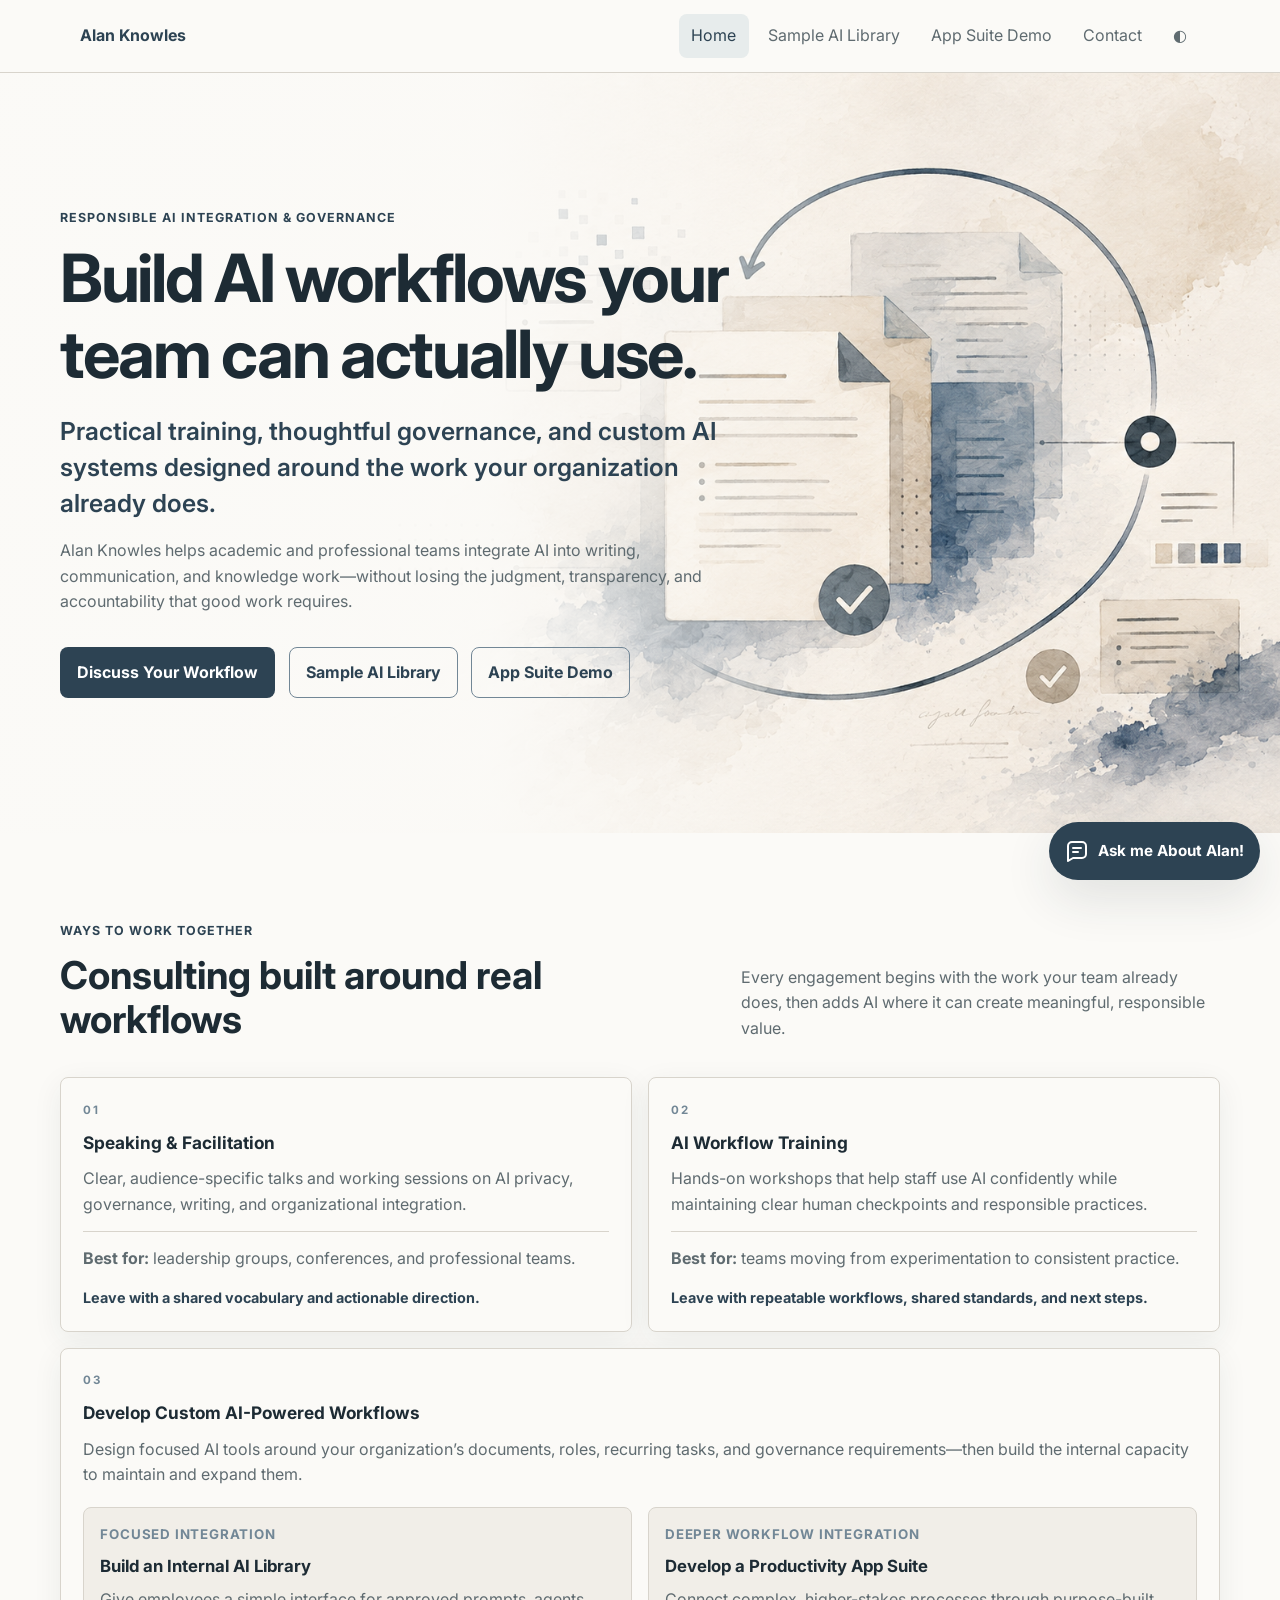
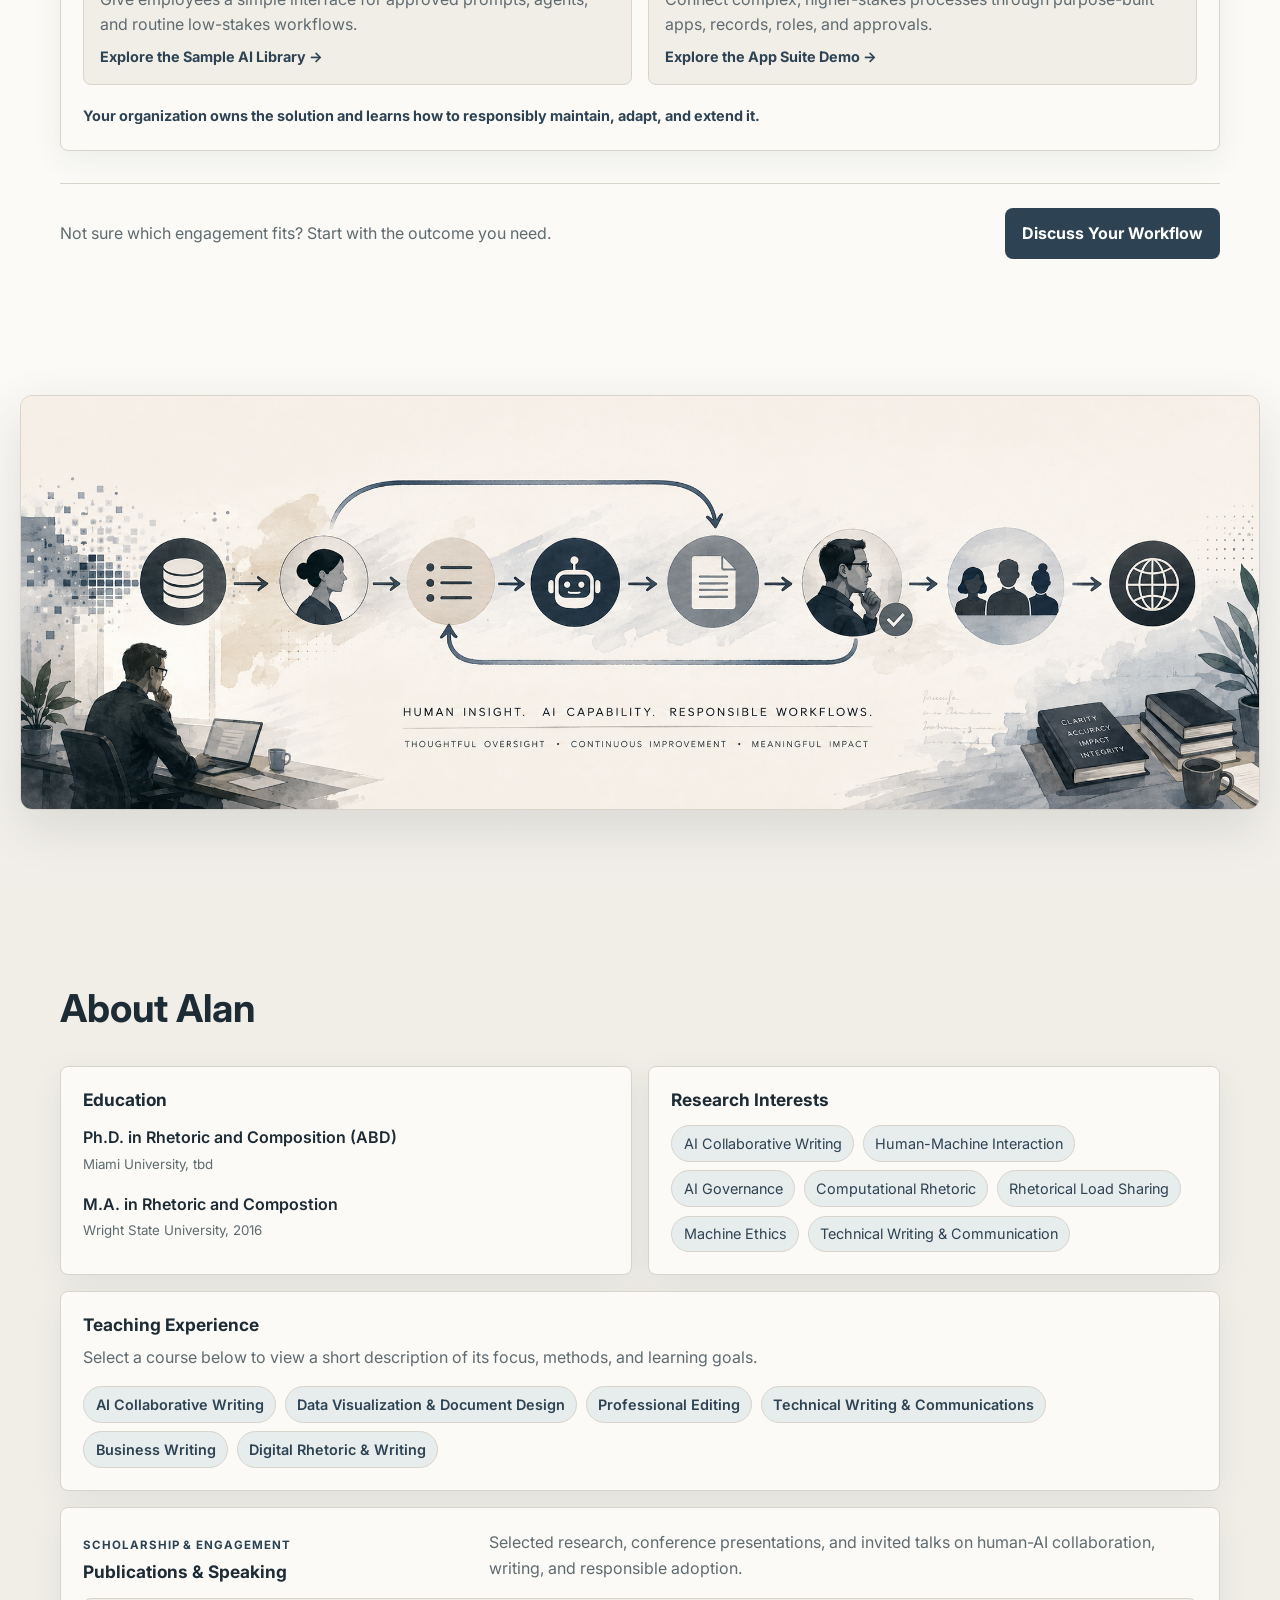
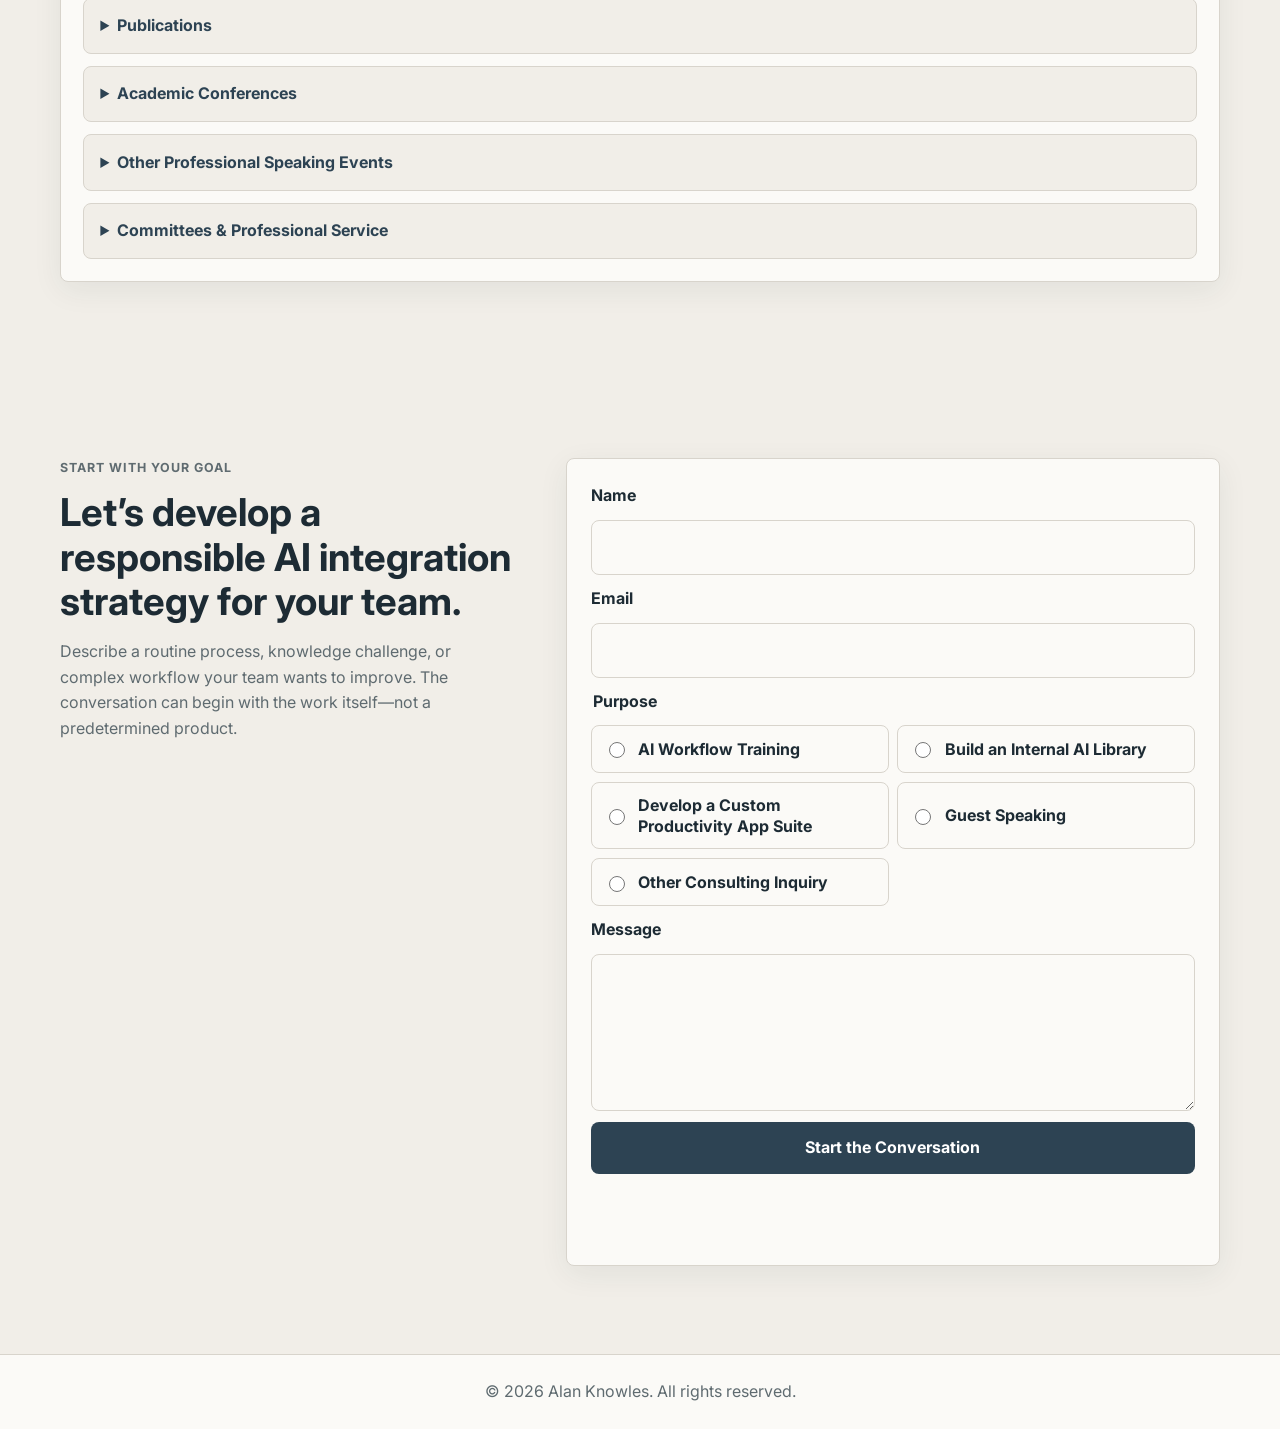
<file: index.html>
<!DOCTYPE html>
<html lang="en">
  <head>
    <meta charset="UTF-8" />
    <meta name="viewport" content="width=device-width, initial-scale=1.0" />
    <meta
      name="description"
      content="Alan Knowles helps academic and professional teams build responsible AI workflows for writing, communication, and knowledge work."
    />
    <title>Alan Knowles | Responsible AI Workflow Consultant</title>
    <link rel="preconnect" href="https://fonts.googleapis.com" />
    <link rel="preconnect" href="https://fonts.gstatic.com" crossorigin />
    <link
      href="https://fonts.googleapis.com/css2?family=Inter:wght@400;500;600;700&display=swap"
      rel="stylesheet"
    />
    <link rel="stylesheet" href="styles.css?v=20260924-2" />
  </head>
  <body>
    <a class="skip-link" href="#main-content">Skip to main content</a>

    <header class="site-header">
      <nav class="nav-shell" aria-label="Primary navigation">
        <a class="brand" href="index.html" aria-label="Alan Knowles home">
          Alan Knowles
        </a>
        <button
          class="nav-toggle"
          type="button"
          aria-controls="primary-menu"
          aria-expanded="false"
          aria-label="Toggle navigation menu"
        >
          <span></span>
          <span></span>
          <span></span>
        </button>
        <div class="nav-links" id="primary-menu">
          <a href="index.html" aria-current="page">Home</a>
          <a href="library.html">Sample AI Library</a>
          <a href="app-suite.html">App Suite Demo</a>
          <a href="#contact">Contact</a>
          <button class="theme-toggle" type="button" aria-label="Toggle dark mode">
            <span aria-hidden="true">◐</span>
          </button>
        </div>
      </nav>
    </header>

    <main id="main-content">
      <section class="hero section">
        <img
          class="hero-art"
          src="assets/responsible-ai-workflow-hero.png"
          alt=""
          width="1672"
          height="941"
          fetchpriority="high"
        />
        <div class="section-inner hero-grid">
          <div class="hero-copy">
            <p class="eyebrow">Responsible AI Integration &amp; Governance</p>
            <h1>Build AI workflows your team can actually use.</h1>
            <p class="hero-subtitle">
              Practical training, thoughtful governance, and custom AI systems
              designed around the work your organization already does.
            </p>
            <p class="summary">
              Alan Knowles helps academic and professional teams integrate AI
              into writing, communication, and knowledge work—without losing
              the judgment, transparency, and accountability that good work requires.
            </p>
            <div class="button-row" aria-label="Primary actions">
              <a class="button button-primary" href="#contact">
                Discuss Your Workflow
              </a>
              <a class="button button-secondary" href="library.html">
                Sample AI Library
              </a>
              <a class="button button-secondary" href="app-suite.html">
                App Suite Demo
              </a>
            </div>
          </div>
        </div>
      </section>

      <section class="section services-section" aria-labelledby="services-heading">
        <div class="section-inner">
          <div class="section-heading services-heading">
            <div>
              <p class="eyebrow">Ways to work together</p>
              <h2 id="services-heading">Consulting built around real workflows</h2>
            </div>
            <p>
              Every engagement begins with the work your team already does,
              then adds AI where it can create meaningful, responsible value.
            </p>
          </div>

          <div class="service-grid">
            <article class="service-card">
              <p class="service-number" aria-hidden="true">01</p>
              <h3>Speaking &amp; Facilitation</h3>
              <p>
                Clear, audience-specific talks and working sessions on AI privacy,
                governance, writing, and organizational integration.
              </p>
              <p class="service-fit"><strong>Best for:</strong> leadership groups, conferences, and professional teams.</p>
              <p class="service-outcome">Leave with a shared vocabulary and actionable direction.</p>
            </article>
            <article class="service-card">
              <p class="service-number" aria-hidden="true">02</p>
              <h3>AI Workflow Training</h3>
              <p>
                Hands-on workshops that help staff use AI confidently while
                maintaining clear human checkpoints and responsible practices.
              </p>
              <p class="service-fit"><strong>Best for:</strong> teams moving from experimentation to consistent practice.</p>
              <p class="service-outcome">Leave with repeatable workflows, shared standards, and next steps.</p>
            </article>
            <article class="service-card service-card-wide">
              <p class="service-number" aria-hidden="true">03</p>
              <h3>Develop Custom AI-Powered Workflows</h3>
              <p>
                Design focused AI tools around your organization’s documents,
                roles, recurring tasks, and governance requirements—then build
                the internal capacity to maintain and expand them.
              </p>
              <div class="engagement-paths">
                <a href="library.html"><small>Focused integration</small><strong>Build an Internal AI Library</strong><span>Give employees a simple interface for approved prompts, agents, and routine low-stakes workflows.</span><em>Explore the Sample AI Library →</em></a>
                <a href="app-suite.html"><small>Deeper workflow integration</small><strong>Develop a Productivity App Suite</strong><span>Connect complex, higher-stakes processes through purpose-built apps, records, roles, and approvals.</span><em>Explore the App Suite Demo →</em></a>
              </div>
              <p class="service-outcome">Your organization owns the solution and learns how to responsibly maintain, adapt, and extend it.</p>
            </article>
          </div>

          <div class="services-cta">
            <p>Not sure which engagement fits? Start with the outcome you need.</p>
            <a class="button button-primary" href="#contact">Discuss Your Workflow</a>
          </div>
        </div>
      </section>

      <section class="workflow-feature" aria-label="Human-AI workflow">
        <div class="workflow-feature-inner">
          <figure class="workflow-banner">
            <img
              src="assets/human-ai-workflow-banner.png"
              alt="An illustrated human-AI workflow moving from data and human judgment through prompting, AI assistance, review, collaboration, and publication"
              width="2172"
              height="724"
              loading="lazy"
            />
          </figure>
        </div>
      </section>

      <section class="section section-muted" aria-labelledby="cv-heading">
        <div class="section-inner">
          <div class="section-heading">
            <h2 id="cv-heading">About Alan</h2>
          </div>

          <div class="cv-grid">
            <article class="cv-block">
              <h3>Education</h3>
              <ul class="detail-list">
                <li>
                  <span>Ph.D. in Rhetoric and Composition (ABD)</span>
                  <small>Miami University, tbd</small>
                </li>
                <li>
                  <span>M.A. in Rhetoric and Compostion</span>
                  <small>Wright State University, 2016</small>
                </li>
              </ul>
            </article>

            <article class="cv-block">
              <h3>Research Interests</h3>
              <ul class="tag-list" aria-label="Research interests">
                <li>AI Collaborative Writing</li>
                <li>Human-Machine Interaction</li>
                <li>AI Governance</li>
                <li>Computational Rhetoric</li>
                <li>Rhetorical Load Sharing</li>
                <li>Machine Ethics</li>
                <li>Technical Writing &amp; Communication</li>
              </ul>
            </article>

            <article class="cv-block cv-block-wide">
              <h3>Teaching Experience</h3>
              <p class="teaching-helper">
                Select a course below to view a short description of its focus,
                methods, and learning goals.
              </p>
              <ul class="tag-list teaching-list" aria-label="Teaching experience courses">
                <li>
                  <button
                    class="teaching-button"
                    type="button"
                    aria-expanded="false"
                    aria-controls="teaching-description"
                    data-title="AI Collaborative Writing"
                    data-description="A course focused on human-AI writing partnerships, prompt design, revision accountability, and transparent documentation of AI-assisted composing decisions."
                  >
                    AI Collaborative Writing
                  </button>
                </li>
                <li>
                  <button
                    class="teaching-button"
                    type="button"
                    aria-expanded="false"
                    aria-controls="teaching-description"
                    data-title="Data Visualization &amp; Document Design"
                    data-description="A course that teaches students to turn complex information into clear visual arguments through charts, layout systems, typography, and reader-centered document design."
                  >
                    Data Visualization &amp; Document Design
                  </button>
                </li>
                <li>
                  <button
                    class="teaching-button"
                    type="button"
                    aria-expanded="false"
                    aria-controls="teaching-description"
                    data-title="Professional Editing"
                    data-description="A course in substantive editing, copyediting, style systems, editorial judgment, and collaborative revision for professional and technical documents."
                  >
                    Professional Editing
                  </button>
                </li>
                <li>
                  <button
                    class="teaching-button"
                    type="button"
                    aria-expanded="false"
                    aria-controls="teaching-description"
                    data-title="Technical Writing &amp; Communications"
                    data-description="A course covering workplace genres such as instructions, reports, proposals, usability documents, and technical explanations for specific audiences."
                  >
                    Technical Writing &amp; Communications
                  </button>
                </li>
                <li>
                  <button
                    class="teaching-button"
                    type="button"
                    aria-expanded="false"
                    aria-controls="teaching-description"
                    data-title="Business Writing"
                    data-description="A course emphasizing concise, audience-aware professional communication across memos, correspondence, reports, presentations, and collaborative workplace writing."
                  >
                    Business Writing
                  </button>
                </li>
                <li>
                  <button
                    class="teaching-button"
                    type="button"
                    aria-expanded="false"
                    aria-controls="teaching-description"
                    data-title="Digital Rhetoric &amp; Writing"
                    data-description="A course that examines how writing circulates through digital platforms, interfaces, multimodal texts, and networked rhetorical situations."
                  >
                    Digital Rhetoric &amp; Writing
                  </button>
                </li>
              </ul>
              <div
                class="thought-bubble"
                id="teaching-description"
                role="status"
                aria-live="polite"
                hidden
              >
                <h4 id="teaching-description-title"></h4>
                <p id="teaching-description-text"></p>
              </div>
            </article>

            <article class="cv-block cv-block-wide credentials-block">
              <div class="credential-heading">
                <div>
                  <p class="credential-kicker">Scholarship &amp; engagement</p>
                  <h3>Publications &amp; Speaking</h3>
                </div>
                <p>
                  Selected research, conference presentations, and invited talks
                  on human-AI collaboration, writing, and responsible adoption.
                </p>
              </div>
              <div class="credentials-list">
                <details>
                  <summary>Publications</summary>
                  <ul class="detail-list">
                    <li>
                      <span>“Machine-in-the-Loop Writing: Optimizing the Rhetorical Load”</span>
                      <small>Computers and Composition, 71, 102826, 2024</small>
                    </li>
                    <li>
                      <span>“Rhetorical Analysis of Predictive LLMs”</span>
                      <small>In A. Vee, T. Laquintano, &amp; C. Schnitzler (Eds.), TextGenEd: Teaching with Generation Technologies, WAC Clearinghouse, 2023</small>
                    </li>
                    <li>
                      <span>“Human-AI Collaborative Writing: Sharing the Rhetorical Task Load”</span>
                      <small>IEEE International Professional Communication Conference (ProComm), pp. 257–261, 2022</small>
                    </li>
                    <li>
                      <span>“Human-AI Teaming: Cases and Considerations for Professional Communicators”</span>
                      <small>With Ann Hill Duin, Heidi A. McKee, Isabel Pedersen, and James E. Porter; IEEE International Professional Communication Conference (ProComm), pp. 201–202, 2022</small>
                    </li>
                  </ul>
                </details>
                <details>
                  <summary>Academic Conferences</summary>
                  <ul class="detail-list">
                    <li>
                      <span>“Rhetorical Load Sharing Theory: Developing AI-Optimized Writing Workflows”</span>
                      <small>Panel presentation with Bill Hart-Davidson, Ben Lauren, and Joanna Johnson; Computers and Writing Conference, July 2023</small>
                    </li>
                    <li>
                      <span>“Ethical LLM Usage: HITL Writing Workflows”</span>
                      <small>Association of Teachers of Technical Writing (ATTW), June 2023</small>
                    </li>
                    <li>
                      <span>“Human-AI Collaborative Writing: Reduction of the Human Cognitive Task Load”</span>
                      <small>Panel presentation with Ann Hill Duin, Heidi McKee, Isabel Pedersen, and James Porter; IEEE International Professional Communication Conference (ProComm), Limerick, Ireland, July 2022</small>
                    </li>
                    <li>
                      <span>“Emerging Rhetorical Praxes: Welcoming AI Collaborators to the Classroom”</span>
                      <small>Panel presentation with Heidi McKee and Nathan Riggs; Computers and Writing Conference, Greenville, NC, May 2022</small>
                    </li>
                    <li>
                      <span>“Universal Adversarial Triggers in Machine Writing: AI Mirroring Our Worst Natures”</span>
                      <small>Computers and Writing Conference, Greenville, NC, May 2022</small>
                    </li>
                    <li>
                      <span>“Computing Rhetorical Profiles: The Imitatio Model of Machine Pedagogy”</span>
                      <small>Computers and Writing Conference (CWCON), East Lansing, MI, June 2019</small>
                    </li>
                    <li>
                      <span>“Location-Based Participation: YikYak as a Research Site for Local Discourse Community Formation”</span>
                      <small>Panel presentation with Ashley Hall and Zack Gregory; Thomas R. Watson Conference, Louisville, KY, October 2016</small>
                    </li>
                  </ul>
                </details>
                <details>
                  <summary>Other Professional Speaking Events</summary>
                  <ul class="detail-list">
                    <li>
                      <span>From Classroom to Career: How Dayton-Area Colleges are Building AI-Ready Graduates</span>
                      <small>Dayton AI Day Conference 2026 · August 2026</small>
                    </li>
                    <li>
                      <span>AI for Business Writing: Few-Shot Prompt Engineering &amp; RAG</span>
                      <small>Raj Soin College of Business AES AI Summer Camp · June 2026 &amp; July 2025</small>
                    </li>
                    <li>
                      <span>HITL Writing Workflows and AI Privacy</span>
                      <small>WSU Data Analytics Club · December 2025</small>
                    </li>
                    <li>
                      <span>AI: How to Use, Ethics, and Data Security</span>
                      <small>Premier Health Foundations Estate &amp; Tax Seminar · November 2025</small>
                    </li>
                    <li>
                      <span>ChatGPT in Higher Education</span>
                      <small>OARnet Spring Member Meeting · May 2023</small>
                    </li>
                    <li>
                      <span>Should Higher Ed Ban ChatGPT?</span>
                      <small>WSU CoLA AI Policy Panel · April 2023</small>
                    </li>
                  </ul>
                </details>
                <details>
                  <summary>Committees &amp; Professional Service</summary>
                  <ul class="detail-list">
                    <li>
                      <span>WSU Senate Information Technology Committee</span>
                      <small>2024–2025; 2026–present</small>
                    </li>
                    <li>
                      <span>WSU AI Policy Committee</span>
                      <small>2023</small>
                    </li>
                    <li>
                      <span>CoLA Elections Committee</span>
                      <small>2025–2026</small>
                    </li>
                    <li>
                      <span>Writing Programs Committee</span>
                      <small>2022–present</small>
                    </li>
                    <li>
                      <span>CoLA PR Committee</span>
                      <small>2024–2025</small>
                    </li>
                    <li>
                      <span>CoLA AI Task Force</span>
                      <small>2026–present</small>
                    </li>
                  </ul>
                </details>
              </div>
            </article>
          </div>
        </div>
      </section>

      <section class="section contact-section section-muted" id="contact" aria-labelledby="contact-heading">
        <div class="section-inner contact-grid">
          <div>
            <p class="eyebrow">Start with your goal</p>
            <h2 id="contact-heading">Let’s develop a responsible AI integration strategy for your team.</h2>
            <p>
              Describe a routine process, knowledge challenge, or complex workflow
              your team wants to improve. The conversation can begin with the work
              itself—not a predetermined product.
            </p>
          </div>

          <form
            class="contact-form"
            id="contact-form"
            action="mailto:knowles.alanm@gmail.com"
            method="post"
            enctype="text/plain"
            aria-describedby="form-status"
          >
            <label for="name">Name</label>
            <input id="name" name="name" type="text" autocomplete="name" required />

            <label for="email">Email</label>
            <input id="email" name="email" type="email" autocomplete="email" required />

            <fieldset class="purpose-group">
              <legend>Purpose</legend>
              <div class="purpose-list">
                <label class="purpose-option">
                  <input
                    type="radio"
                    name="purpose"
                    value="AI Workflow Training"
                    required
                  />
                  <span>AI Workflow Training</span>
                </label>
                <label class="purpose-option">
                  <input
                    type="radio"
                    name="purpose"
                    value="Build an Internal AI Library"
                  />
                  <span>Build an Internal AI Library</span>
                </label>
                <label class="purpose-option">
                  <input
                    type="radio"
                    name="purpose"
                    value="Develop a Custom Productivity App Suite"
                  />
                  <span>Develop a Custom Productivity App Suite</span>
                </label>
                <label class="purpose-option">
                  <input
                    type="radio"
                    name="purpose"
                    value="Guest Speaking"
                  />
                  <span>Guest Speaking</span>
                </label>
                <label class="purpose-option">
                  <input
                    type="radio"
                    name="purpose"
                    value="Other Consulting Inquiry"
                  />
                  <span>Other Consulting Inquiry</span>
                </label>
              </div>
            </fieldset>

            <label for="message">Message</label>
            <textarea id="message" name="message" rows="5" required></textarea>

            <button class="button button-primary" type="submit">Start the Conversation</button>
            <p class="form-status" id="form-status" role="status" aria-live="polite"></p>
          </form>
        </div>
      </section>
    </main>

    <footer class="site-footer">
      <p>&copy; <span id="year"></span> Alan Knowles. All rights reserved.</p>
    </footer>

    <script src="script.js?v=20260924-2"></script>
  </body>
</html>
</file>
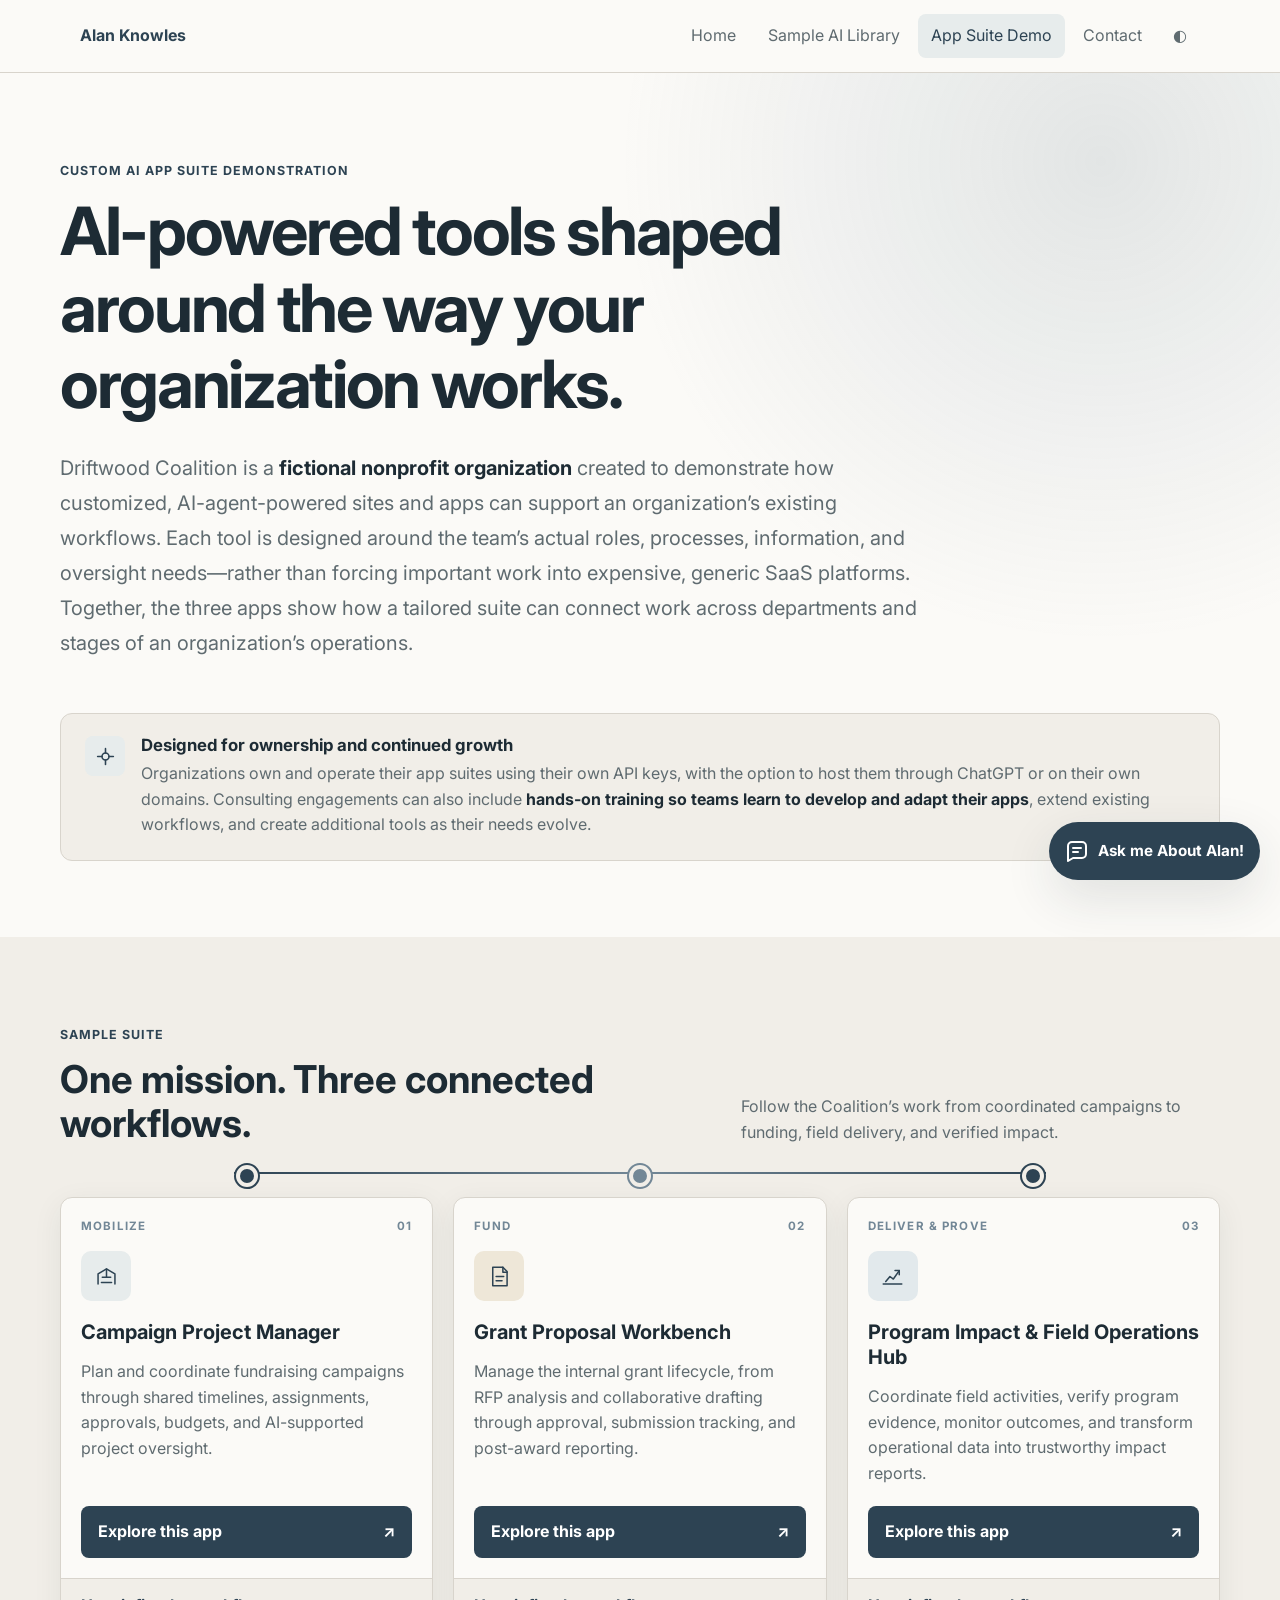
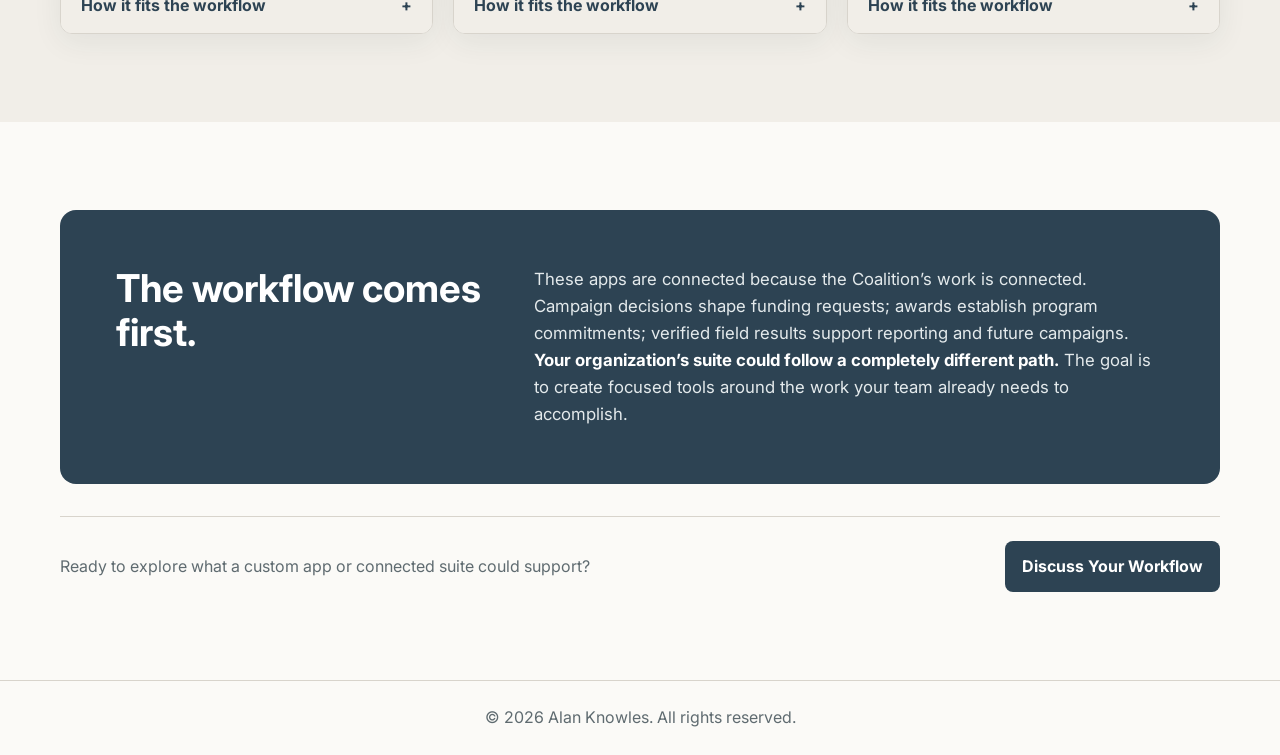
<file: app-suite.html>
<!DOCTYPE html>
<html lang="en">
  <head>
    <meta charset="UTF-8" />
    <meta name="viewport" content="width=device-width, initial-scale=1.0" />
    <meta
      name="description"
      content="Explore a demonstration suite of connected, AI-agent-powered productivity apps designed around the workflows of a fictional nonprofit organization."
    />
    <title>Driftwood Coalition Productivity App Suite | Alan Knowles</title>
    <link rel="preconnect" href="https://fonts.googleapis.com" />
    <link rel="preconnect" href="https://fonts.gstatic.com" crossorigin />
    <link
      href="https://fonts.googleapis.com/css2?family=Inter:wght@400;500;600;700&display=swap"
      rel="stylesheet"
    />
    <link rel="stylesheet" href="styles.css?v=20260924-2" />
  </head>
  <body>
    <a class="skip-link" href="#main-content">Skip to main content</a>

    <header class="site-header">
      <nav class="nav-shell" aria-label="Primary navigation">
        <a class="brand" href="index.html" aria-label="Alan Knowles home">
          Alan Knowles
        </a>
        <button
          class="nav-toggle"
          type="button"
          aria-controls="primary-menu"
          aria-expanded="false"
          aria-label="Toggle navigation menu"
        >
          <span></span>
          <span></span>
          <span></span>
        </button>
        <div class="nav-links" id="primary-menu">
          <a href="index.html">Home</a>
          <a href="library.html">Sample AI Library</a>
          <a href="app-suite.html" aria-current="page">App Suite Demo</a>
          <a href="index.html#contact">Contact</a>
          <button class="theme-toggle" type="button" aria-label="Toggle dark mode">
            <span aria-hidden="true">◐</span>
          </button>
        </div>
      </nav>
    </header>

    <main id="main-content" class="suite-page">
      <section class="section suite-intro">
        <div class="section-inner">
          <p class="eyebrow">Custom AI app suite demonstration</p>
          <h1>AI-powered tools shaped around the way your organization works.</h1>
          <p class="suite-lead">
            Driftwood Coalition is a <strong>fictional nonprofit organization</strong>
            created to demonstrate how customized, AI-agent-powered sites and apps
            can support an organization’s existing workflows. Each tool is designed
            around the team’s actual roles, processes, information, and oversight
            needs—rather than forcing important work into expensive, generic SaaS
            platforms. Together, the three apps show how a tailored suite can connect
            work across departments and stages of an organization’s operations.
          </p>
        </div>
      </section>

      <section class="section suite-note-section" aria-labelledby="ownership-heading">
        <div class="section-inner">
          <div class="suite-note">
            <span class="suite-note-icon" aria-hidden="true">
              <svg viewBox="0 0 24 24">
                <path d="M12 3v5M12 16v5M3 12h5M16 12h5"></path>
                <circle cx="12" cy="12" r="4"></circle>
              </svg>
            </span>
            <div>
              <h2 id="ownership-heading">Designed for ownership and continued growth</h2>
              <p>
                Organizations own and operate their app suites using their own API
                keys, with the option to host them through ChatGPT or on their own
                domains. Consulting engagements can also include
                <strong>hands-on training so teams learn to develop and adapt their apps</strong>,
                extend existing workflows, and create additional tools as their needs evolve.
              </p>
            </div>
          </div>
        </div>
      </section>

      <section class="section suite-workflow-section" id="workflow" aria-labelledby="workflow-heading">
        <div class="section-inner">
          <div class="suite-heading">
            <div>
              <p class="eyebrow">Sample suite</p>
              <h2 id="workflow-heading">One mission. Three connected workflows.</h2>
            </div>
            <p>
              Follow the Coalition’s work from coordinated campaigns to funding,
              field delivery, and verified impact.
            </p>
          </div>

          <div class="suite-workflow">
            <article class="suite-node">
              <div class="suite-card">
                <div class="suite-phase"><span>Mobilize</span><span>01</span></div>
                <div class="suite-card-main">
                  <span class="suite-icon" aria-hidden="true">
                    <svg viewBox="0 0 32 32"><path d="M6 25V13l10-6 10 6v12"></path><path d="M10 23h12M11 17h10M16 7v10"></path></svg>
                  </span>
                  <h3>Campaign Project Manager</h3>
                  <p>
                    Plan and coordinate fundraising campaigns through shared timelines,
                    assignments, approvals, budgets, and AI-supported project oversight.
                  </p>
                  <a
                    class="button button-primary suite-open"
                    href="https://habitat-launch-tracker.alanknowles.chatgpt.site"
                    target="_blank"
                    rel="noopener noreferrer"
                    aria-label="Explore the Campaign Project Manager in a new tab"
                  >Explore this app <span aria-hidden="true">↗</span></a>
                </div>
                <details class="suite-details">
                  <summary>How it fits the workflow</summary>
                  <p>
                    Use the Campaign Project Manager when the Coalition is organizing
                    the people, tasks, resources, and deadlines associated with a
                    fundraising or outreach campaign. It provides the broad
                    project-management layer of the suite. When funding opportunities
                    require formal proposals, staff move into the Grant Proposal
                    Workbench; when funded activities enter implementation, progress
                    and results are documented in the Program Impact &amp; Field Operations Hub.
                  </p>
                </details>
              </div>
            </article>

            <article class="suite-node">
              <div class="suite-card">
                <div class="suite-phase"><span>Fund</span><span>02</span></div>
                <div class="suite-card-main">
                  <span class="suite-icon suite-icon-gold" aria-hidden="true">
                    <svg viewBox="0 0 32 32"><path d="M8 5h12l5 5v17H8z"></path><path d="M20 5v6h5M12 16h9M12 21h7"></path></svg>
                  </span>
                  <h3>Grant Proposal Workbench</h3>
                  <p>
                    Manage the internal grant lifecycle, from RFP analysis and
                    collaborative drafting through approval, submission tracking,
                    and post-award reporting.
                  </p>
                  <a
                    class="button button-primary suite-open"
                    href="https://driftwood-grant-proposal-workbench.alanknowles.chatgpt.site"
                    target="_blank"
                    rel="noopener noreferrer"
                    aria-label="Explore the Grant Proposal Workbench in a new tab"
                  >Explore this app <span aria-hidden="true">↗</span></a>
                </div>
                <details class="suite-details">
                  <summary>How it fits the workflow</summary>
                  <p>
                    Use the Grant Proposal Workbench when the Coalition is evaluating
                    a grant opportunity, preparing an application, or managing a
                    funder’s requirements after an award. It structures RFP requirements,
                    coordinates assignments and reviews, reuses approved content, and
                    checks claims, evidence, budgets, and compliance before external submission.
                  </p>
                </details>
              </div>
            </article>

            <article class="suite-node">
              <div class="suite-card">
                <div class="suite-phase"><span>Deliver &amp; prove</span><span>03</span></div>
                <div class="suite-card-main">
                  <span class="suite-icon suite-icon-blue" aria-hidden="true">
                    <svg viewBox="0 0 32 32"><path d="M5 25h22M8 22l5-6 4 3 7-10"></path><path d="M19 9h5v5"></path></svg>
                  </span>
                  <h3>Program Impact &amp; Field Operations Hub</h3>
                  <p>
                    Coordinate field activities, verify program evidence, monitor
                    outcomes, and transform operational data into trustworthy impact reports.
                  </p>
                  <a
                    class="button button-primary suite-open"
                    href="https://driftwood-program-impact-hub.alanknowles.chatgpt.site"
                    target="_blank"
                    rel="noopener noreferrer"
                    aria-label="Explore the Program Impact and Field Operations Hub in a new tab"
                  >Explore this app <span aria-hidden="true">↗</span></a>
                </div>
                <details class="suite-details">
                  <summary>How it fits the workflow</summary>
                  <p>
                    Use the Program Impact &amp; Field Operations Hub when funded
                    programs move from planning into real-world delivery. Staff schedule
                    fieldwork, assign resources, verify evidence, protect sensitive
                    information, and measure progress against grant commitments and
                    campaign promises.
                  </p>
                </details>
              </div>
            </article>
          </div>
        </div>
      </section>

      <section class="section suite-principle-section">
        <div class="section-inner">
          <div class="suite-principle">
            <h2>The workflow comes first.</h2>
            <p>
              These apps are connected because the Coalition’s work is connected.
              Campaign decisions shape funding requests; awards establish program
              commitments; verified field results support reporting and future campaigns.
              <strong>Your organization’s suite could follow a completely different path.</strong>
              The goal is to create focused tools around the work your team already
              needs to accomplish.
            </p>
          </div>
          <div class="suite-cta">
            <p>Ready to explore what a custom app or connected suite could support?</p>
            <a class="button button-primary" href="index.html#contact">Discuss Your Workflow</a>
          </div>
        </div>
      </section>
    </main>

    <footer class="site-footer">
      <p>&copy; <span id="year"></span> Alan Knowles. All rights reserved.</p>
    </footer>

    <script src="script.js?v=20260924-2"></script>
  </body>
</html>
</file>
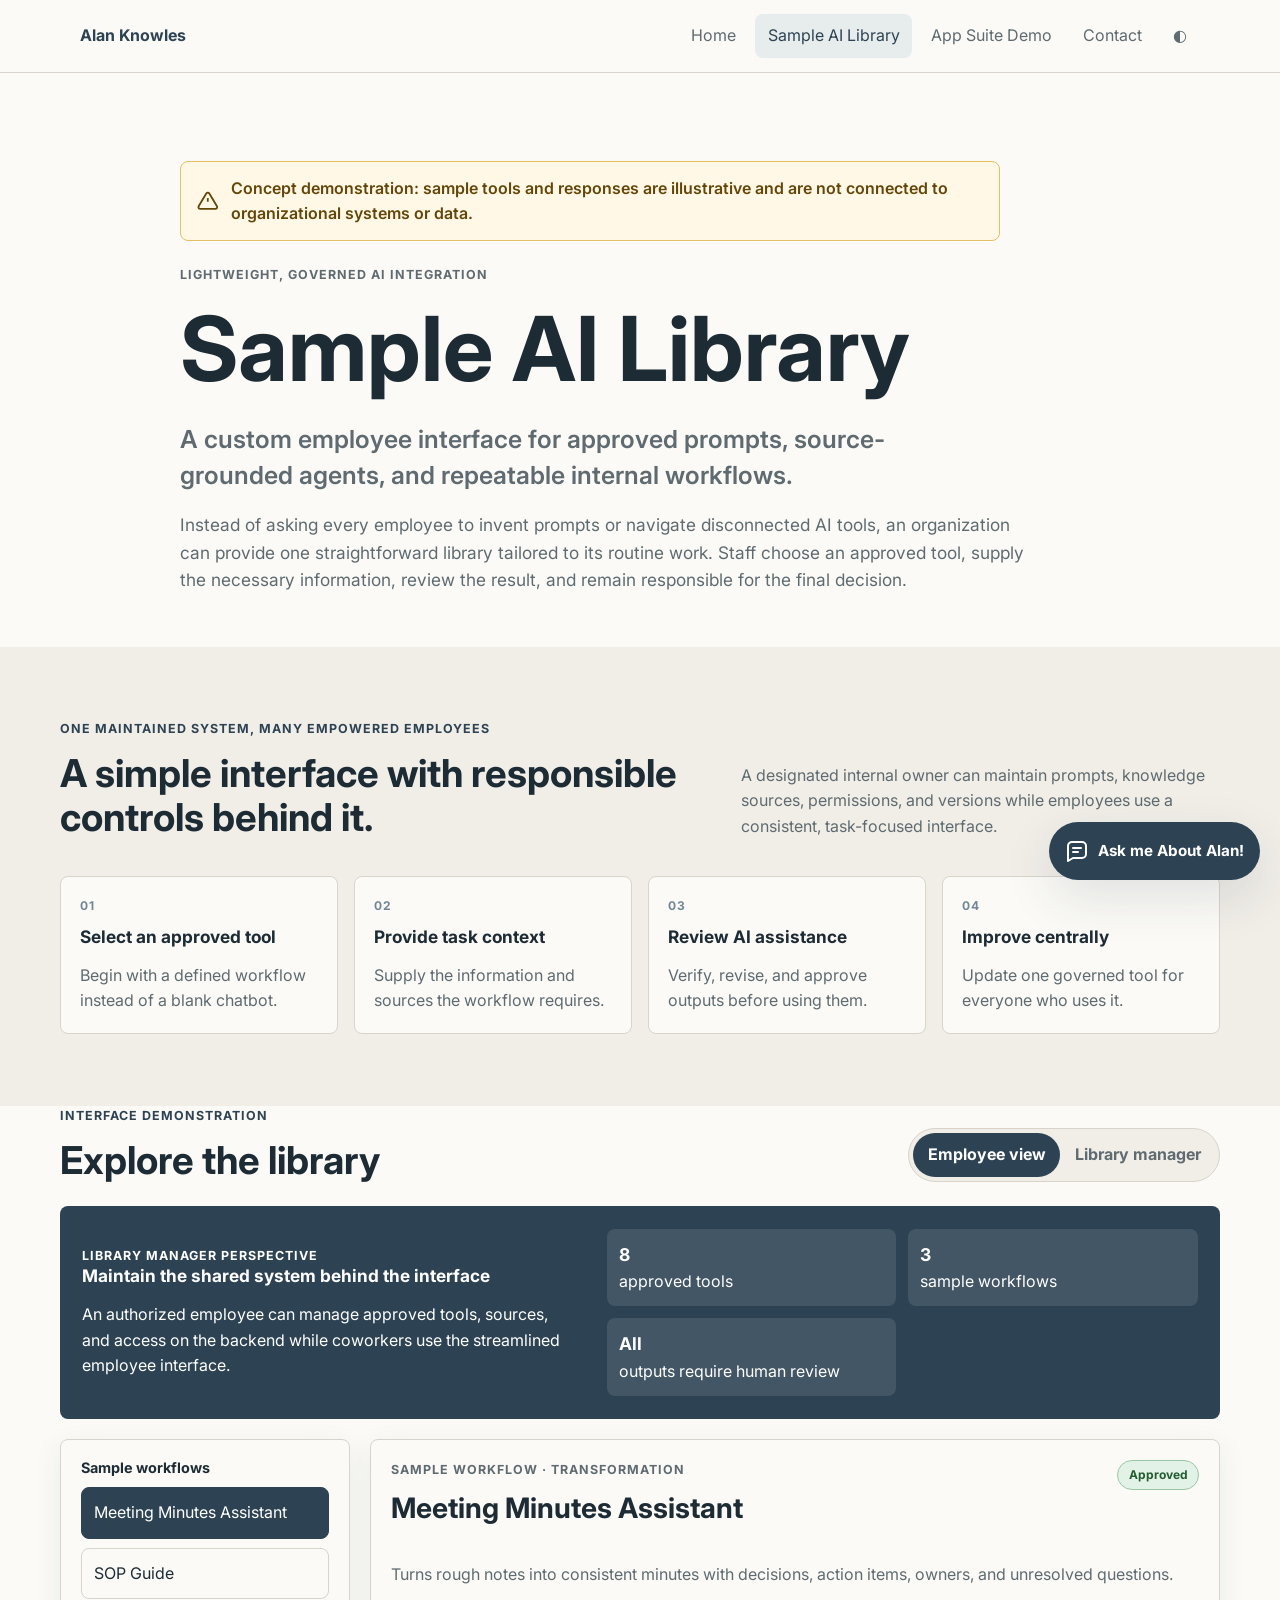
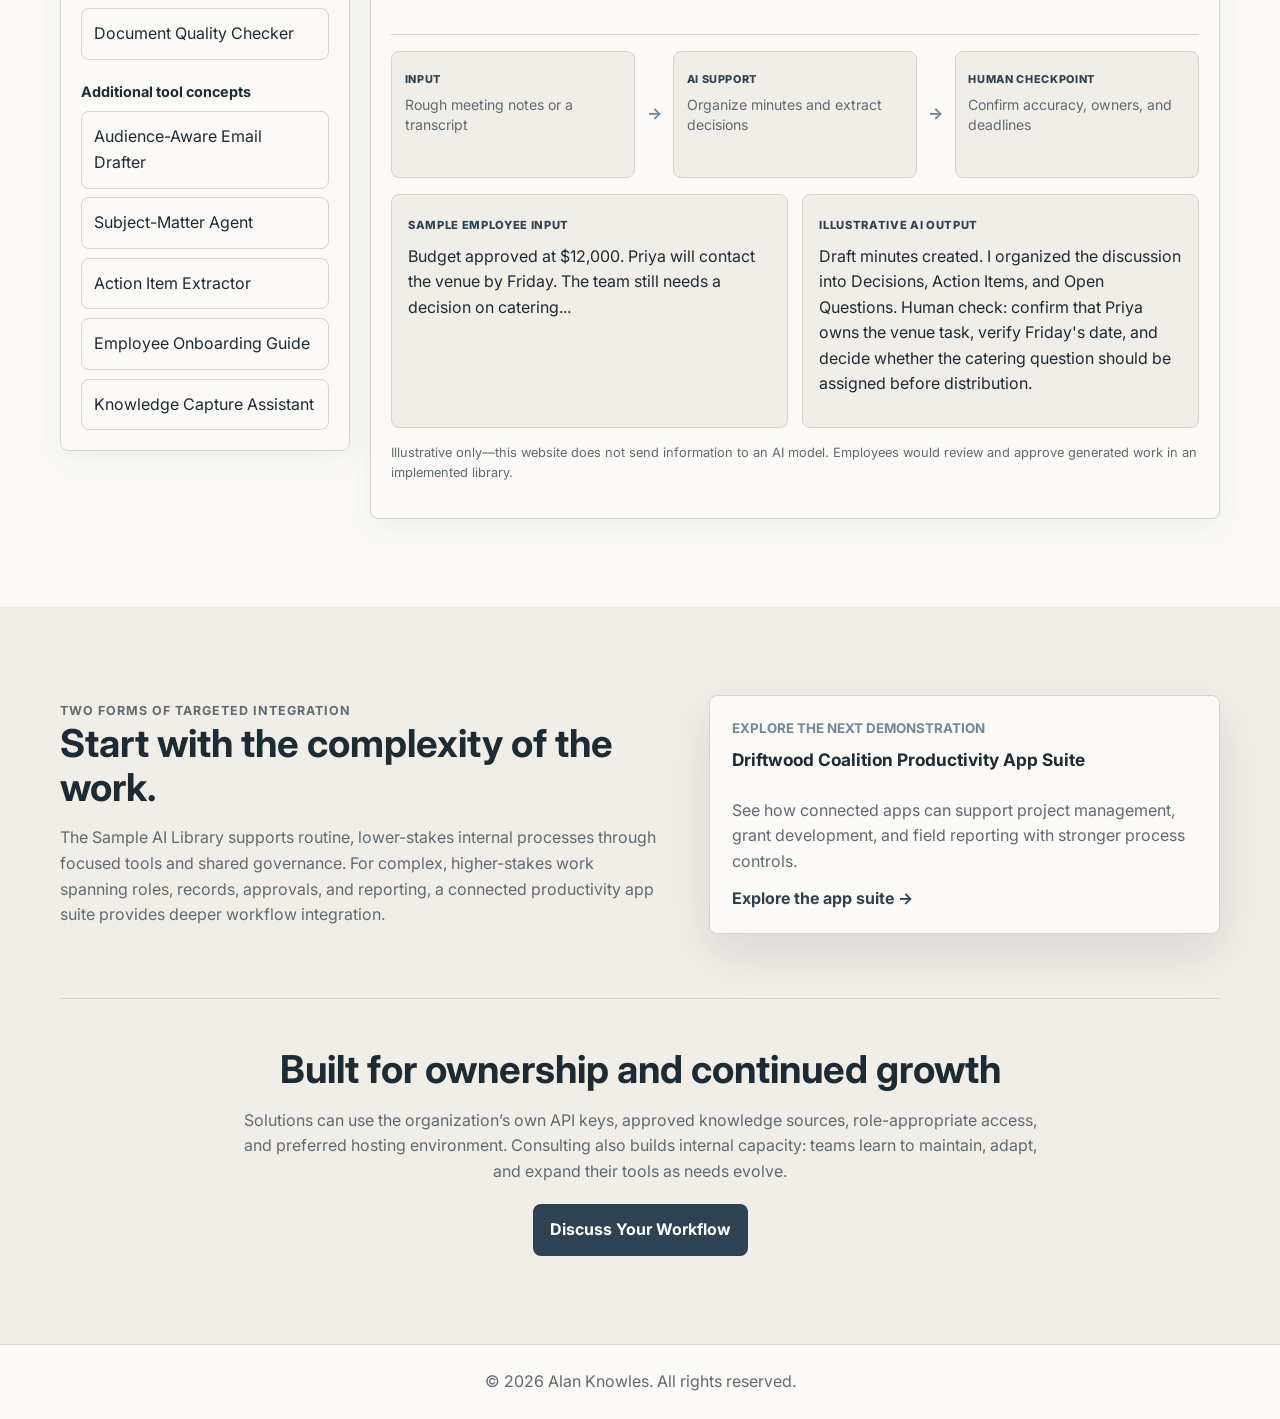
<file: library.html>
<!DOCTYPE html>
<html lang="en">
<head>
  <meta charset="UTF-8"><meta name="viewport" content="width=device-width, initial-scale=1.0">
  <meta name="description" content="Explore a sample internal AI library: a custom employee interface for approved prompts, source-grounded agents, and repeatable workplace workflows.">
  <title>Sample AI Library | Alan Knowles</title>
  <link rel="preconnect" href="https://fonts.googleapis.com"><link rel="preconnect" href="https://fonts.gstatic.com" crossorigin>
  <link href="https://fonts.googleapis.com/css2?family=Inter:wght@400;500;600;700&display=swap" rel="stylesheet"><link rel="stylesheet" href="styles.css?v=20260924-2">
</head>
<body>
<a class="skip-link" href="#main-content">Skip to main content</a>
<header class="site-header"><nav class="nav-shell" aria-label="Primary navigation">
  <a class="brand" href="index.html" aria-label="Alan Knowles home">Alan Knowles</a>
  <button class="nav-toggle" type="button" aria-controls="primary-menu" aria-expanded="false" aria-label="Toggle navigation menu"><span></span><span></span><span></span></button>
  <div class="nav-links" id="primary-menu"><a href="index.html">Home</a><a href="library.html" aria-current="page">Sample AI Library</a><a href="app-suite.html">App Suite Demo</a><a href="index.html#contact">Contact</a><button class="theme-toggle" type="button" aria-label="Toggle dark mode"><span aria-hidden="true">◐</span></button></div>
</nav></header>
<main id="main-content">
  <section class="section library-intro"><div class="section-inner">
    <div class="development-alert" role="note" aria-label="Demonstration notice"><svg aria-hidden="true" viewBox="0 0 24 24" fill="none" stroke="currentColor" stroke-width="2"><path d="M10.29 3.86 1.82 18a2 2 0 0 0 1.71 3h16.94a2 2 0 0 0 1.71-3L13.71 3.86a2 2 0 0 0-3.42 0z"></path><path d="M12 9v4"></path><path d="M12 17h.01"></path></svg><p>Concept demonstration: sample tools and responses are illustrative and are not connected to organizational systems or data.</p></div>
    <p class="eyebrow">Lightweight, governed AI integration</p><h1>Sample AI Library</h1>
    <p class="hero-subtitle">A custom employee interface for approved prompts, source-grounded agents, and repeatable internal workflows.</p>
    <p class="library-lead">Instead of asking every employee to invent prompts or navigate disconnected AI tools, an organization can provide one straightforward library tailored to its routine work. Staff choose an approved tool, supply the necessary information, review the result, and remain responsible for the final decision.</p>
  </div></section>
  <section class="section library-model-section" aria-labelledby="model-heading"><div class="section-inner">
    <div class="section-heading services-heading"><div><p class="eyebrow">One maintained system, many empowered employees</p><h2 id="model-heading">A simple interface with responsible controls behind it.</h2></div><p>A designated internal owner can maintain prompts, knowledge sources, permissions, and versions while employees use a consistent, task-focused interface.</p></div>
    <div class="library-steps" aria-label="How the library works"><article><span>01</span><h3>Select an approved tool</h3><p>Begin with a defined workflow instead of a blank chatbot.</p></article><article><span>02</span><h3>Provide task context</h3><p>Supply the information and sources the workflow requires.</p></article><article><span>03</span><h3>Review AI assistance</h3><p>Verify, revise, and approve outputs before using them.</p></article><article><span>04</span><h3>Improve centrally</h3><p>Update one governed tool for everyone who uses it.</p></article></div>
  </div></section>
  <section class="section library-section" aria-labelledby="workspace-heading"><div class="section-inner">
    <div class="library-toolbar"><div><p class="eyebrow">Interface demonstration</p><h2 id="workspace-heading">Explore the library</h2></div><div class="role-switch" role="group" aria-label="Choose demonstration role"><button type="button" class="role-button is-active" data-library-role="employee" aria-pressed="true">Employee view</button><button type="button" class="role-button" data-library-role="manager" aria-pressed="false">Library manager</button></div></div>
    <div class="manager-overview" id="manager-overview" hidden><div><p class="eyebrow">Library manager perspective</p><h3>Maintain the shared system behind the interface</h3><p>An authorized employee can manage approved tools, sources, and access on the backend while coworkers use the streamlined employee interface.</p></div><ul><li><strong>8</strong> approved tools</li><li><strong>3</strong> sample workflows</li><li><strong>All</strong> outputs require human review</li></ul></div>
    <div class="library-layout">
      <aside class="library-sidebar" aria-label="Internal AI tool library"><div class="library-group"><h3>Sample workflows</h3><ul class="item-list" id="featured-list"></ul></div><div class="library-group"><h3>Additional tool concepts</h3><ul class="item-list" id="preview-list"></ul></div></aside>
      <section class="chat-panel" aria-labelledby="selected-title">
        <div class="selected-summary"><div class="tool-title-row"><div><p class="eyebrow" id="selected-type">Approved tool</p><h2 id="selected-title">Choose a Library Item</h2></div><span class="approval-badge">Approved</span></div><p id="selected-description">Select a tool from the library to explore its workflow.</p></div>
        <div class="tool-flow" aria-label="Selected tool workflow"><div><small>INPUT</small><p id="tool-input"></p></div><span aria-hidden="true">→</span><div><small>AI SUPPORT</small><p id="tool-support"></p></div><span aria-hidden="true">→</span><div><small>HUMAN CHECKPOINT</small><p id="tool-review"></p></div></div>
        <div class="sample-demonstration" id="sample-demonstration">
          <section><small>SAMPLE EMPLOYEE INPUT</small><p id="sample-input"></p></section>
          <section><small>ILLUSTRATIVE AI OUTPUT</small><p id="sample-output"></p></section>
          <p class="tool-note" id="tool-note">Illustrative only—this website does not send information to an AI model. Employees would review and approve generated work in an implemented library.</p>
        </div>
      </section>
    </div>
  </div></section>
  <section class="section library-positioning section-muted" aria-labelledby="fit-heading"><div class="section-inner comparison-grid"><div><p class="eyebrow">Two forms of targeted integration</p><h2 id="fit-heading">Start with the complexity of the work.</h2><p>The Sample AI Library supports routine, lower-stakes internal processes through focused tools and shared governance. For complex, higher-stakes work spanning roles, records, approvals, and reporting, a connected productivity app suite provides deeper workflow integration.</p></div><a class="comparison-card" href="app-suite.html"><small>Explore the next demonstration</small><h3>Driftwood Coalition Productivity App Suite</h3><p>See how connected apps can support project management, grant development, and field reporting with stronger process controls.</p><span>Explore the app suite →</span></a></div><div class="section-inner library-ownership"><h2>Built for ownership and continued growth</h2><p>Solutions can use the organization’s own API keys, approved knowledge sources, role-appropriate access, and preferred hosting environment. Consulting also builds internal capacity: teams learn to maintain, adapt, and expand their tools as needs evolve.</p><a class="button button-primary" href="index.html#contact">Discuss Your Workflow</a></div></section>
</main>
<footer class="site-footer"><p>&copy; <span id="year"></span> Alan Knowles. All rights reserved.</p></footer><script src="script.js?v=20260924-2"></script>
</body></html>
</file>
<file: styles.css>
:root {
  --primary: #2d4353;
  --accent: #728796;
  --complement: #c7d1d5;
  --ink: #1d2b34;
  --muted: #5f6b70;
  --line: #d8d4cc;
  --surface: #fbfaf7;
  --surface-muted: #f1eee8;
  --surface-strong: #e7ecec;
  --shadow: 0 18px 50px rgba(35, 51, 61, 0.12);
  --radius: 8px;
  --max-width: 1160px;
  --transition: 180ms ease;
}

[data-theme="dark"] {
  --primary: #385d73;
  --accent: #879ca8;
  --complement: #d6dee0;
  --ink: #f1eee8;
  --muted: #bcc4c5;
  --line: #3b4a50;
  --surface: #17242c;
  --surface-muted: #202f37;
  --surface-strong: #2a3b43;
  --shadow: 0 18px 50px rgba(0, 0, 0, 0.32);
}

* {
  box-sizing: border-box;
}

html {
  scroll-behavior: smooth;
}

body {
  margin: 0;
  background: var(--surface);
  color: var(--ink);
  font-family: "Inter", "Open Sans", Arial, sans-serif;
  font-size: 16px;
  line-height: 1.6;
}

body.nav-open {
  overflow: hidden;
}

a {
  color: inherit;
  text-decoration: none;
}

img {
  display: block;
  max-width: 100%;
}

button,
input,
textarea {
  font: inherit;
}

:focus-visible {
  outline: 3px solid var(--complement);
  outline-offset: 3px;
}

.skip-link {
  background: var(--primary);
  color: #ffffff;
  left: 1rem;
  padding: 0.75rem 1rem;
  position: fixed;
  top: 0.75rem;
  transform: translateY(-150%);
  transition: transform var(--transition);
  z-index: 200;
}

.skip-link:focus {
  transform: translateY(0);
}

.site-header {
  background: rgba(251, 250, 247, 0.94);
  border-bottom: 1px solid var(--line);
  position: sticky;
  top: 0;
  z-index: 100;
  backdrop-filter: blur(14px);
}

[data-theme="dark"] .site-header {
  background: rgba(23, 36, 44, 0.94);
}

.nav-shell {
  align-items: center;
  display: flex;
  justify-content: space-between;
  margin: 0 auto;
  max-width: var(--max-width);
  min-height: 72px;
  padding: 0 1.25rem;
}

.brand {
  color: var(--primary);
  font-weight: 700;
  letter-spacing: 0;
}

[data-theme="dark"] .brand {
  color: var(--complement);
}

.nav-links {
  align-items: center;
  display: flex;
  gap: 0.35rem;
}

.nav-links a,
.theme-toggle {
  border-radius: var(--radius);
  color: var(--muted);
  padding: 0.6rem 0.8rem;
  transition: background var(--transition), color var(--transition);
}

.nav-links a:hover,
.nav-links a:focus-visible,
.nav-links a[aria-current="page"],
.theme-toggle:hover,
.theme-toggle:focus-visible {
  background: var(--surface-strong);
  color: var(--primary);
}

[data-theme="dark"] .nav-links a:hover,
[data-theme="dark"] .nav-links a:focus-visible,
[data-theme="dark"] .nav-links a[aria-current="page"],
[data-theme="dark"] .theme-toggle:hover,
[data-theme="dark"] .theme-toggle:focus-visible {
  color: #ffffff;
}

.theme-toggle,
.nav-toggle {
  background: transparent;
  border: 0;
  cursor: pointer;
}

.nav-toggle {
  display: none;
  flex-direction: column;
  gap: 5px;
  padding: 0.75rem;
}

.nav-toggle span {
  background: var(--primary);
  border-radius: 999px;
  display: block;
  height: 2px;
  width: 24px;
}

[data-theme="dark"] .nav-toggle span {
  background: var(--complement);
}

.section {
  padding: 5.5rem 1.25rem;
}

.section-muted {
  background: var(--surface-muted);
}

.section-inner {
  margin: 0 auto;
  max-width: var(--max-width);
}

.hero {
  align-items: center;
  display: flex;
  min-height: min(760px, calc(100vh - 72px));
  overflow: hidden;
  padding-bottom: 6.5rem;
  padding-top: 6.5rem;
  position: relative;
}

.hero-grid {
  align-items: center;
  position: relative;
  width: 100%;
  z-index: 2;
}

.hero-art {
  height: 100%;
  inset: 0;
  object-fit: cover;
  object-position: center;
  position: absolute;
  width: 100%;
  z-index: 0;
}

.hero::after {
  background: linear-gradient(
    90deg,
    rgba(251, 250, 247, 0.99) 0%,
    rgba(251, 250, 247, 0.96) 38%,
    rgba(251, 250, 247, 0.58) 54%,
    rgba(251, 250, 247, 0) 72%
  );
  content: "";
  inset: 0;
  pointer-events: none;
  position: absolute;
  z-index: 1;
}

[data-theme="dark"] .hero::after {
  background: linear-gradient(
    90deg,
    rgba(23, 36, 44, 0.99) 0%,
    rgba(23, 36, 44, 0.94) 40%,
    rgba(23, 36, 44, 0.62) 58%,
    rgba(23, 36, 44, 0.08) 76%
  );
}

.hero-copy {
  max-width: 690px;
}

.eyebrow {
  color: var(--primary);
  font-size: 0.78rem;
  font-weight: 700;
  letter-spacing: 0.08em;
  margin: 0 0 0.75rem;
  text-transform: uppercase;
}

[data-theme="dark"] .eyebrow {
  color: var(--complement);
}

h1,
h2,
h3 {
  color: var(--ink);
  line-height: 1.15;
  margin: 0;
}

h1 {
  font-size: clamp(2.75rem, 7vw, 5.6rem);
  letter-spacing: 0;
}

.hero-copy h1 {
  font-size: clamp(2.7rem, 5.2vw, 4.7rem);
  letter-spacing: -0.035em;
  max-width: 780px;
}

h2 {
  font-size: clamp(1.8rem, 3vw, 2.7rem);
}

h3 {
  font-size: 1.08rem;
}

.hero-subtitle {
  color: var(--primary);
  font-size: clamp(1.2rem, 2vw, 1.55rem);
  font-weight: 600;
  line-height: 1.45;
  margin: 1.35rem 0 1rem;
  max-width: 760px;
}

[data-theme="dark"] .hero-subtitle {
  color: var(--complement);
}

.summary,
.section-heading + p,
.library-intro p,
.contact-grid p,
.selected-summary p,
.service-card p {
  color: var(--muted);
}

.summary {
  max-width: 720px;
}

.button-row {
  display: flex;
  flex-wrap: wrap;
  gap: 0.85rem;
  margin-top: 2rem;
}

.button {
  align-items: center;
  border: 1px solid transparent;
  border-radius: var(--radius);
  cursor: pointer;
  display: inline-flex;
  font-weight: 700;
  justify-content: center;
  min-height: 46px;
  padding: 0.75rem 1rem;
  transition: background var(--transition), border-color var(--transition),
    color var(--transition), transform var(--transition);
}

.button:hover,
.button:focus-visible {
  transform: translateY(-2px);
}

.button-primary {
  background: var(--primary);
  color: #ffffff;
}

.button-primary:hover,
.button-primary:focus-visible {
  background: #1d303e;
}

.button-secondary {
  background: transparent;
  border-color: var(--accent);
  color: var(--primary);
}

[data-theme="dark"] .button-secondary {
  color: var(--complement);
}

.button-secondary:hover,
.button-secondary:focus-visible {
  background: var(--surface-strong);
}

.workflow-feature {
  background: linear-gradient(
    to bottom,
    var(--surface) 0%,
    var(--surface-muted) 100%
  );
  padding: 3rem 1.25rem 5.5rem;
}

.workflow-feature-inner {
  margin: 0 auto;
  max-width: 1320px;
}

.workflow-banner {
  background: #f7f3ed;
  border: 1px solid var(--line);
  border-radius: calc(var(--radius) + 4px);
  box-shadow: var(--shadow);
  margin: 0;
  overflow: hidden;
  position: relative;
}

.workflow-banner img {
  aspect-ratio: 3 / 1;
  height: auto;
  width: 100%;
}

.section-heading {
  margin-bottom: 2.25rem;
  max-width: 720px;
}

.services-heading {
  align-items: end;
  display: grid;
  gap: 2rem;
  grid-template-columns: minmax(0, 1.15fr) minmax(280px, 0.85fr);
  max-width: none;
}

.services-heading > p {
  color: var(--muted);
  margin: 0;
}

.cv-grid,
.service-grid {
  display: grid;
  gap: 1rem;
}

.cv-grid {
  grid-template-columns: repeat(2, minmax(0, 1fr));
}

.cv-block-wide {
  grid-column: 1 / -1;
}

.service-grid {
  grid-template-columns: repeat(2, minmax(0, 1fr));
}

.service-card-wide {
  grid-column: 1 / -1;
}

.engagement-paths {
  display: grid;
  gap: 1rem;
  grid-template-columns: repeat(2, minmax(0, 1fr));
  margin: 0.35rem 0;
}

.engagement-paths a {
  background: var(--surface-muted);
  border: 1px solid var(--line);
  border-radius: var(--radius);
  display: grid;
  gap: 0.45rem;
  padding: 1rem;
  transition: border-color var(--transition), transform var(--transition);
}

.engagement-paths a:hover,
.engagement-paths a:focus-visible {
  border-color: var(--accent);
  transform: translateY(-2px);
}

.engagement-paths small {
  color: var(--accent);
  font-weight: 700;
  letter-spacing: 0.06em;
  text-transform: uppercase;
}

.engagement-paths strong {
  color: var(--ink);
  font-size: 1.05rem;
}

.engagement-paths span {
  color: var(--muted);
}

.engagement-paths em {
  color: var(--primary);
  font-size: 0.9rem;
  font-style: normal;
  font-weight: 700;
}

.cv-block,
.service-card,
.contact-form,
.library-sidebar,
.chat-panel {
  background: var(--surface);
  border: 1px solid var(--line);
  border-radius: var(--radius);
  box-shadow: 0 8px 30px rgba(35, 51, 61, 0.07);
}

[data-theme="dark"] .cv-block,
[data-theme="dark"] .service-card,
[data-theme="dark"] .contact-form,
[data-theme="dark"] .library-sidebar,
[data-theme="dark"] .chat-panel {
  box-shadow: none;
}

.cv-block,
.service-card {
  padding: 1.4rem;
}

.detail-list,
.tag-list {
  list-style: none;
  margin: 1rem 0 0;
  padding: 0;
}

.detail-list {
  display: grid;
  gap: 1rem;
}

.detail-list span {
  display: block;
  font-weight: 600;
}

.detail-list small {
  color: var(--muted);
  display: block;
  margin-top: 0.2rem;
}

.credentials-list {
  display: grid;
  gap: 0.75rem;
  margin-top: 1rem;
}

.credential-heading {
  align-items: end;
  display: grid;
  gap: 1.5rem;
  grid-template-columns: minmax(220px, 0.7fr) minmax(300px, 1.3fr);
}

.credential-heading > p {
  color: var(--muted);
  margin: 0;
}

.credential-kicker {
  color: var(--primary);
  font-size: 0.72rem;
  font-weight: 700;
  letter-spacing: 0.08em;
  margin: 0 0 0.45rem;
  text-transform: uppercase;
}

[data-theme="dark"] .credential-kicker {
  color: var(--complement);
}

.credentials-list details {
  background: var(--surface-muted);
  border: 1px solid var(--line);
  border-radius: var(--radius);
  padding: 0 1rem;
}

.credentials-list summary {
  color: var(--primary);
  cursor: pointer;
  font-weight: 700;
  padding: 0.9rem 2rem 0.9rem 0;
}

[data-theme="dark"] .credentials-list summary {
  color: var(--complement);
}

.credentials-list details[open] {
  padding-bottom: 1rem;
}

.credentials-list .detail-list {
  border-top: 1px solid var(--line);
  margin-top: 0;
  padding-top: 1rem;
}

.tag-list {
  display: flex;
  flex-wrap: wrap;
  gap: 0.55rem;
}

.tag-list li {
  background: var(--surface-strong);
  border: 1px solid var(--line);
  border-radius: 999px;
  color: var(--primary);
  font-size: 0.9rem;
  padding: 0.35rem 0.7rem;
}

[data-theme="dark"] .tag-list li {
  color: var(--complement);
}

.tag-list.teaching-list li {
  background: transparent;
  border: 0;
  padding: 0;
}

.teaching-helper {
  color: var(--muted);
  margin: 0.65rem 0 0;
}

.teaching-button {
  background: var(--surface-strong);
  border: 1px solid var(--line);
  border-radius: 999px;
  color: var(--primary);
  cursor: pointer;
  display: inline-flex;
  font-size: 0.9rem;
  font-weight: 600;
  padding: 0.35rem 0.7rem;
  transition: background var(--transition), border-color var(--transition),
    color var(--transition), transform var(--transition);
}

.teaching-button:hover,
.teaching-button:focus-visible,
.teaching-button.is-active {
  background: var(--primary);
  border-color: var(--primary);
  color: #ffffff;
  transform: translateY(-1px);
}

[data-theme="dark"] .teaching-button {
  color: var(--complement);
}

[data-theme="dark"] .teaching-button:hover,
[data-theme="dark"] .teaching-button:focus-visible,
[data-theme="dark"] .teaching-button.is-active {
  color: #ffffff;
}

.thought-bubble {
  animation: bubble-in 180ms ease both;
  background: var(--surface);
  border: 1px solid var(--complement);
  border-radius: 22px;
  box-shadow: 0 14px 34px rgba(35, 51, 61, 0.12);
  margin-top: 1.1rem;
  padding: 1rem;
  position: relative;
}

.thought-bubble::before,
.thought-bubble::after {
  background: var(--surface);
  border: 1px solid var(--complement);
  border-radius: 50%;
  content: "";
  position: absolute;
}

.thought-bubble::before {
  bottom: -12px;
  height: 18px;
  left: 2rem;
  width: 18px;
}

.thought-bubble::after {
  bottom: -24px;
  height: 10px;
  left: 3.15rem;
  width: 10px;
}

.thought-bubble h4 {
  color: var(--primary);
  font-size: 1rem;
  line-height: 1.25;
  margin: 0 0 0.45rem;
}

[data-theme="dark"] .thought-bubble h4 {
  color: var(--complement);
}

.thought-bubble p {
  color: var(--muted);
  margin: 0;
}

.service-card {
  display: flex;
  flex-direction: column;
  gap: 0.85rem;
  transition: border-color var(--transition), transform var(--transition);
}

.service-card h3,
.service-card p {
  margin: 0;
}

.service-card .service-number {
  color: var(--accent);
  font-size: 0.72rem;
  font-weight: 700;
  letter-spacing: 0.1em;
}

.service-card .service-fit {
  border-top: 1px solid var(--line);
  margin-top: auto;
  padding-top: 0.9rem;
}

.service-card .service-outcome {
  color: var(--primary);
  font-size: 0.9rem;
  font-weight: 700;
}

[data-theme="dark"] .service-card .service-outcome {
  color: var(--complement);
}

.service-card:hover {
  border-color: var(--accent);
  transform: translateY(-3px);
}

.services-cta {
  align-items: center;
  border-top: 1px solid var(--line);
  display: flex;
  justify-content: space-between;
  margin-top: 2rem;
  padding-top: 1.5rem;
}

.services-cta p {
  color: var(--muted);
  margin: 0;
}

.contact-grid {
  align-items: start;
  display: grid;
  gap: 3rem;
  grid-template-columns: minmax(0, 0.7fr) minmax(300px, 1fr);
}

.contact-form {
  display: grid;
  gap: 0.7rem;
  padding: 1.5rem;
}

fieldset {
  border: 0;
  margin: 0;
  padding: 0;
}

label {
  color: var(--ink);
  font-weight: 700;
}

legend {
  color: var(--ink);
  font-weight: 700;
  margin-bottom: 0.65rem;
}

input,
textarea {
  background: var(--surface);
  border: 1px solid var(--line);
  border-radius: var(--radius);
  color: var(--ink);
  padding: 0.85rem 0.9rem;
  transition: border-color var(--transition), box-shadow var(--transition);
  width: 100%;
}

input:focus,
textarea:focus {
  border-color: var(--accent);
  box-shadow: 0 0 0 4px rgba(114, 135, 150, 0.24);
  outline: 0;
}

textarea {
  min-height: 120px;
  resize: vertical;
}

.purpose-list {
  display: grid;
  gap: 0.55rem;
  grid-template-columns: repeat(2, minmax(0, 1fr));
}

.purpose-option {
  align-items: center;
  background: var(--surface);
  border: 1px solid var(--line);
  border-radius: var(--radius);
  cursor: pointer;
  display: flex;
  gap: 0.65rem;
  min-height: 48px;
  padding: 0.75rem;
  transition: background var(--transition), border-color var(--transition),
    color var(--transition), transform var(--transition);
}

.purpose-option:hover,
.purpose-option:focus-within {
  background: var(--surface-strong);
  border-color: var(--accent);
  transform: translateY(-1px);
}

.purpose-option input {
  accent-color: var(--primary);
  flex: 0 0 auto;
  height: 1rem;
  width: 1rem;
}

.purpose-option:has(input:checked) {
  background: var(--surface-strong);
  border-color: var(--primary);
  color: var(--primary);
}

[data-theme="dark"] .purpose-option:has(input:checked) {
  color: var(--complement);
}

.purpose-option span {
  line-height: 1.3;
}

.form-status {
  color: var(--primary);
  font-weight: 700;
  min-height: 1.5rem;
}

[data-theme="dark"] .form-status {
  color: var(--complement);
}

.library-intro {
  padding-bottom: 2.25rem;
}

.development-alert {
  align-items: center;
  background: #fff8e6;
  border: 1px solid #e4bf64;
  border-radius: var(--radius);
  color: #644708;
  display: flex;
  gap: 0.8rem;
  margin-bottom: 1.5rem;
  max-width: 820px;
  padding: 0.85rem 1rem;
}

[data-theme="dark"] .development-alert {
  background: #30250d;
  border-color: #8d6d18;
  color: #f7df9a;
}

.development-alert svg {
  flex: 0 0 auto;
  height: 1.35rem;
  width: 1.35rem;
}

.development-alert p {
  color: inherit;
  font-weight: 600;
  margin: 0;
}

.library-intro .section-inner {
  max-width: 920px;
}

.library-section {
  padding-top: 0;
}

.library-layout {
  align-items: start;
  display: grid;
  gap: 1.25rem;
  grid-template-columns: minmax(220px, 25%) minmax(0, 75%);
}

.library-sidebar,
.chat-panel {
  padding: 1.25rem;
}

.library-sidebar {
  display: grid;
  gap: 1.5rem;
  position: sticky;
  top: 96px;
}

.library-group h2 {
  font-size: 1rem;
  margin-bottom: 0.7rem;
}

.item-list {
  display: grid;
  gap: 0.55rem;
  list-style: none;
  margin: 0;
  padding: 0;
}

.library-item {
  background: transparent;
  border: 1px solid var(--line);
  border-radius: var(--radius);
  color: var(--ink);
  cursor: pointer;
  padding: 0.75rem;
  text-align: left;
  transition: background var(--transition), border-color var(--transition),
    color var(--transition), transform var(--transition);
  width: 100%;
}

.library-item:hover,
.library-item:focus-visible {
  border-color: var(--accent);
  transform: translateX(2px);
}

.library-item.is-active {
  background: var(--primary);
  border-color: var(--primary);
  color: #ffffff;
}

.chat-panel {
  display: grid;
  gap: 1rem;
  min-height: 680px;
}

.selected-summary {
  border-bottom: 1px solid var(--line);
  display: grid;
  gap: 0.5rem;
  padding-bottom: 1rem;
}

.selected-summary h2 {
  font-size: clamp(1.45rem, 2.2vw, 2rem);
}

.chat-window {
  background: var(--surface-muted);
  border: 1px solid var(--line);
  border-radius: var(--radius);
  display: flex;
  flex-direction: column;
  gap: 0.8rem;
  max-height: 420px;
  min-height: 360px;
  overflow-y: auto;
  padding: 1rem;
  scroll-behavior: smooth;
}

.message {
  animation: message-in 220ms ease both;
  border-radius: var(--radius);
  max-width: min(78%, 680px);
  padding: 0.8rem 0.95rem;
}

.message small {
  display: block;
  font-weight: 800;
  margin-bottom: 0.2rem;
}

.message p {
  margin: 0;
}

.message-user {
  align-self: flex-end;
  background: var(--primary);
  color: #ffffff;
}

.message-ai {
  align-self: flex-start;
  background: var(--surface);
  border: 1px solid var(--line);
  color: var(--ink);
}

.typing {
  align-items: center;
  display: inline-flex;
  gap: 0.25rem;
}

.typing span {
  animation: typing-dot 900ms ease-in-out infinite;
  background: var(--accent);
  border-radius: 50%;
  height: 0.45rem;
  width: 0.45rem;
}

.typing span:nth-child(2) {
  animation-delay: 120ms;
}

.typing span:nth-child(3) {
  animation-delay: 240ms;
}

.chat-form {
  display: grid;
  gap: 0.65rem;
}

.chat-input-row {
  align-items: stretch;
  display: grid;
  gap: 0.75rem;
  grid-template-columns: minmax(0, 1fr) auto;
}

.chat-input-row textarea {
  min-height: 56px;
}

.floating-chat {
  bottom: 1.25rem;
  display: grid;
  justify-items: end;
  position: fixed;
  right: 1.25rem;
  z-index: 180;
}

.floating-chat-toggle {
  align-items: center;
  background: var(--primary);
  border: 0;
  border-radius: 999px;
  box-shadow: var(--shadow);
  color: #ffffff;
  cursor: pointer;
  display: inline-flex;
  gap: 0.55rem;
  font-size: 0.95rem;
  font-weight: 700;
  min-height: 58px;
  justify-content: center;
  line-height: 1.2;
  padding: 0.75rem 1rem;
  transition: background var(--transition), transform var(--transition);
  white-space: nowrap;
}

.floating-chat-toggle:hover,
.floating-chat-toggle:focus-visible {
  background: #1d303e;
  transform: translateY(-2px);
}

.floating-chat-icon {
  flex: 0 0 auto;
  height: 24px;
  width: 24px;
}

.floating-chat-panel {
  animation: message-in 180ms ease both;
  background: var(--surface);
  border: 1px solid var(--line);
  border-radius: var(--radius);
  bottom: calc(100% + 0.85rem);
  box-shadow: var(--shadow);
  display: grid;
  gap: 0.85rem;
  grid-template-rows: auto auto minmax(0, 1fr) auto auto;
  height: min(680px, calc(100vh - 7rem));
  overflow: hidden;
  padding: 1rem;
  position: absolute;
  right: 0;
  width: min(390px, calc(100vw - 2.5rem));
}

.floating-chat-panel[hidden] {
  display: none;
}

.floating-chat-header {
  align-items: start;
  border-bottom: 1px solid var(--line);
  display: flex;
  gap: 1rem;
  justify-content: space-between;
  padding-bottom: 0.75rem;
}

.floating-chat-header .eyebrow {
  margin-bottom: 0.35rem;
}

.floating-chat-header h2 {
  font-size: 1.25rem;
}

.floating-chat-close {
  align-items: center;
  background: var(--surface-muted);
  border: 1px solid var(--line);
  border-radius: 50%;
  color: var(--ink);
  cursor: pointer;
  display: inline-flex;
  flex: 0 0 auto;
  font-size: 1.3rem;
  height: 34px;
  justify-content: center;
  line-height: 1;
  transition: background var(--transition), border-color var(--transition);
  width: 34px;
}

.floating-chat-close:hover,
.floating-chat-close:focus-visible {
  background: var(--surface-strong);
  border-color: var(--accent);
}

.floating-chat-intro {
  color: var(--muted);
  font-size: 0.92rem;
  margin: 0;
}

.floating-chat-log {
  -webkit-overflow-scrolling: touch;
  background: var(--surface-muted);
  border: 1px solid var(--line);
  border-radius: var(--radius);
  display: flex;
  flex-direction: column;
  gap: 0.65rem;
  min-height: 0;
  overscroll-behavior: contain;
  overflow-y: auto;
  padding: 0.8rem;
  scrollbar-gutter: stable;
  touch-action: pan-y;
}

.floating-message {
  animation: message-in 220ms ease both;
  border-radius: var(--radius);
  max-width: 92%;
  padding: 0.7rem 0.8rem;
}

.floating-message small {
  display: block;
  font-size: 0.74rem;
  font-weight: 800;
  margin-bottom: 0.2rem;
}

.floating-message p {
  font-size: 0.92rem;
  margin: 0;
}

.floating-message-user {
  align-self: flex-end;
  background: var(--primary);
  color: #ffffff;
}

.floating-message-ai {
  align-self: flex-start;
  background: var(--surface);
  border: 1px solid var(--line);
  color: var(--ink);
}

.floating-chat-form {
  display: grid;
  gap: 0.55rem;
}

.floating-chat-form label {
  font-size: 0.88rem;
}

.floating-chat-row {
  display: grid;
  gap: 0.6rem;
  grid-template-columns: minmax(0, 1fr) auto;
}

.floating-chat-row textarea {
  min-height: 52px;
}

.floating-chat-privacy {
  color: var(--muted);
  font-size: 0.76rem;
  line-height: 1.4;
  margin: 0;
}

.site-footer {
  border-top: 1px solid var(--line);
  color: var(--muted);
  padding: 1.5rem;
  text-align: center;
}

.site-footer p {
  margin: 0;
}

@keyframes message-in {
  from {
    opacity: 0;
    transform: translateY(8px);
  }
  to {
    opacity: 1;
    transform: translateY(0);
  }
}

@keyframes typing-dot {
  0%,
  80%,
  100% {
    opacity: 0.35;
    transform: translateY(0);
  }
  40% {
    opacity: 1;
    transform: translateY(-3px);
  }
}

@keyframes bubble-in {
  from {
    opacity: 0;
    transform: translateY(6px) scale(0.98);
  }
  to {
    opacity: 1;
    transform: translateY(0) scale(1);
  }
}

@media (prefers-reduced-motion: reduce) {
  *,
  *::before,
  *::after {
    animation-duration: 1ms !important;
    scroll-behavior: auto !important;
    transition-duration: 1ms !important;
  }
}

@media (max-width: 860px) {
  .nav-toggle {
    display: flex;
  }

  .nav-links {
    background: var(--surface);
    border-bottom: 1px solid var(--line);
    display: none;
    left: 0;
    padding: 0.75rem 1.25rem 1.25rem;
    position: absolute;
    right: 0;
    top: 72px;
  }

  .nav-links.is-open {
    display: grid;
    gap: 0.35rem;
  }

  .nav-links a,
  .theme-toggle {
    justify-content: flex-start;
    width: 100%;
  }

  .section {
    padding: 4rem 1rem;
  }

  .contact-grid,
  .library-layout {
    grid-template-columns: 1fr;
  }

  .services-heading {
    align-items: start;
    grid-template-columns: 1fr;
  }

  .hero {
    min-height: 680px;
  }

  .hero-art {
    object-position: 58% center;
  }

  .hero::after {
    background: linear-gradient(
      90deg,
      rgba(251, 250, 247, 0.98) 0%,
      rgba(251, 250, 247, 0.93) 58%,
      rgba(251, 250, 247, 0.5) 78%,
      rgba(251, 250, 247, 0.15) 100%
    );
  }

  [data-theme="dark"] .hero::after {
    background: linear-gradient(
      90deg,
      rgba(23, 36, 44, 0.99) 0%,
      rgba(23, 36, 44, 0.94) 58%,
      rgba(23, 36, 44, 0.62) 82%,
      rgba(23, 36, 44, 0.24) 100%
    );
  }

  .cv-grid,
  .service-grid {
    grid-template-columns: 1fr;
  }

  .credential-heading {
    align-items: start;
    grid-template-columns: 1fr;
  }

  .library-sidebar {
    position: static;
  }

  .chat-panel {
    min-height: auto;
  }
}

@media (max-width: 560px) {
  .hero {
    align-items: end;
    min-height: 760px;
    padding-bottom: 3.5rem;
    padding-top: 15rem;
  }

  .hero-art {
    object-position: 66% center;
  }

  .hero::after,
  [data-theme="dark"] .hero::after {
    background: linear-gradient(
      180deg,
      rgba(251, 250, 247, 0.08) 0%,
      rgba(251, 250, 247, 0.42) 28%,
      rgba(251, 250, 247, 0.97) 48%,
      rgba(251, 250, 247, 1) 100%
    );
  }

  [data-theme="dark"] .hero::after {
    background: linear-gradient(
      180deg,
      rgba(23, 36, 44, 0.08) 0%,
      rgba(23, 36, 44, 0.5) 30%,
      rgba(23, 36, 44, 0.97) 50%,
      rgba(23, 36, 44, 1) 100%
    );
  }

  .hero-copy h1 {
    font-size: clamp(2.5rem, 12vw, 3.5rem);
  }

  .workflow-feature {
    padding: 2rem 0 4rem;
  }

  .workflow-banner {
    border-left: 0;
    border-radius: 0;
    border-right: 0;
  }

  .button-row,
  .chat-input-row {
    grid-template-columns: 1fr;
  }

  .services-cta {
    align-items: stretch;
    flex-direction: column;
    gap: 1rem;
  }

  .button-row {
    display: grid;
  }

  .button,
  .chat-input-row .button,
  .floating-chat-row .button {
    width: 100%;
  }

  .purpose-list {
    grid-template-columns: 1fr;
  }

  .floating-chat {
    bottom: 1rem;
    right: 1rem;
  }

  .floating-chat-panel {
    height: calc(100vh - 6rem);
    width: calc(100vw - 2rem);
  }

  .floating-chat-row {
    grid-template-columns: 1fr;
  }

  .message {
    max-width: 94%;
  }

  .floating-chat-toggle {
    border-radius: 50%;
    height: 58px;
    padding: 0;
    width: 58px;
  }

  .floating-chat-toggle-text {
    clip: rect(0 0 0 0);
    clip-path: inset(50%);
    height: 1px;
    overflow: hidden;
    position: absolute;
    white-space: nowrap;
    width: 1px;
  }
}

/* Custom AI app suite demonstration */
.suite-page {
  background:
    radial-gradient(circle at 86% 4%, rgba(114, 135, 150, 0.18), transparent 30rem),
    var(--surface);
}

.suite-intro {
  padding-bottom: 3.25rem;
}

.suite-intro .section-inner {
  max-width: var(--max-width);
}

.suite-intro h1 {
  font-size: clamp(2.7rem, 5.2vw, 4.7rem);
  letter-spacing: -0.035em;
  max-width: 920px;
}

.suite-lead {
  color: var(--muted);
  font-size: clamp(1.05rem, 1.8vw, 1.25rem);
  line-height: 1.75;
  margin: 1.75rem 0 0;
  max-width: 880px;
}

.suite-lead strong,
.suite-note strong,
.suite-principle strong {
  color: var(--ink);
}

.suite-note-section {
  padding-bottom: 4.75rem;
  padding-top: 0;
}

.suite-note {
  align-items: start;
  background: var(--surface-muted);
  border: 1px solid var(--line);
  border-radius: calc(var(--radius) + 4px);
  display: grid;
  gap: 1rem;
  grid-template-columns: auto 1fr;
  padding: 1.4rem 1.5rem;
}

.suite-note h2 {
  font-size: 1.05rem;
  margin-bottom: 0.35rem;
}

.suite-note p {
  color: var(--muted);
  margin: 0;
}

.suite-note-icon,
.suite-icon {
  align-items: center;
  background: var(--surface-strong);
  color: var(--primary);
  display: inline-flex;
  justify-content: center;
}

.suite-note-icon {
  border-radius: var(--radius);
  height: 40px;
  width: 40px;
}

.suite-note-icon svg {
  fill: none;
  height: 21px;
  stroke: currentColor;
  stroke-linecap: round;
  stroke-linejoin: round;
  stroke-width: 1.8;
  width: 21px;
}

.suite-workflow-section {
  background: var(--surface-muted);
}

.suite-heading {
  align-items: end;
  display: grid;
  gap: 2rem;
  grid-template-columns: minmax(0, 1.15fr) minmax(280px, 0.85fr);
  margin-bottom: 3.25rem;
}

.suite-heading > p {
  color: var(--muted);
  margin: 0;
}

.suite-workflow {
  display: grid;
  gap: 1.25rem;
  grid-template-columns: repeat(3, minmax(0, 1fr));
  position: relative;
}

.suite-workflow::before {
  background: linear-gradient(90deg, var(--primary), var(--accent), var(--primary));
  content: "";
  height: 2px;
  left: 15%;
  position: absolute;
  right: 15%;
  top: -1.6rem;
}

.suite-node {
  min-width: 0;
  position: relative;
}

.suite-node::before {
  background: var(--primary);
  border: 4px solid var(--surface-muted);
  border-radius: 50%;
  box-shadow: 0 0 0 2px var(--primary);
  content: "";
  height: 14px;
  left: 50%;
  position: absolute;
  top: -2rem;
  transform: translateX(-50%);
  width: 14px;
  z-index: 2;
}

.suite-node:nth-child(2)::before {
  background: var(--accent);
  box-shadow: 0 0 0 2px var(--accent);
}

.suite-card {
  background: var(--surface);
  border: 1px solid var(--line);
  border-radius: calc(var(--radius) + 4px);
  box-shadow: 0 8px 30px rgba(35, 51, 61, 0.07);
  display: flex;
  flex-direction: column;
  height: 100%;
  overflow: hidden;
  transition: border-color var(--transition), transform var(--transition), box-shadow var(--transition);
}

[data-theme="dark"] .suite-card {
  box-shadow: none;
}

.suite-card:hover {
  border-color: var(--accent);
  box-shadow: var(--shadow);
  transform: translateY(-3px);
}

.suite-phase {
  color: var(--accent);
  display: flex;
  font-size: 0.72rem;
  font-weight: 700;
  justify-content: space-between;
  letter-spacing: 0.1em;
  padding: 1.15rem 1.25rem 0.5rem;
  text-transform: uppercase;
}

.suite-card-main {
  display: flex;
  flex: 1;
  flex-direction: column;
  padding: 0.5rem 1.25rem 1.25rem;
}

.suite-card-main > p {
  color: var(--muted);
  margin: 0.9rem 0 1.25rem;
}

.suite-card-main h3 {
  font-size: 1.25rem;
  line-height: 1.25;
}

.suite-icon {
  border-radius: calc(var(--radius) + 2px);
  height: 50px;
  margin-bottom: 1.15rem;
  width: 50px;
}

.suite-icon-gold {
  background: #eee7d8;
}

.suite-icon-blue {
  background: #e2e9ec;
}

[data-theme="dark"] .suite-icon-gold,
[data-theme="dark"] .suite-icon-blue {
  background: var(--surface-strong);
}

.suite-icon svg {
  fill: none;
  height: 27px;
  stroke: currentColor;
  stroke-linecap: round;
  stroke-linejoin: round;
  stroke-width: 1.8;
  width: 27px;
}

.suite-open {
  justify-content: space-between;
  margin-top: auto;
  width: 100%;
}

.suite-details {
  background: var(--surface-muted);
  border-top: 1px solid var(--line);
}

.suite-details summary {
  color: var(--primary);
  cursor: pointer;
  font-weight: 700;
  list-style: none;
  padding: 0.9rem 1.25rem;
}

.suite-details summary::-webkit-details-marker {
  display: none;
}

.suite-details summary::after {
  content: "+";
  float: right;
}

.suite-details[open] summary::after {
  content: "−";
}

.suite-details p {
  color: var(--muted);
  font-size: 0.94rem;
  margin: 0;
  padding: 0 1.25rem 1.25rem;
}

.suite-principle-section {
  padding-bottom: 5.5rem;
}

.suite-principle {
  background: var(--primary);
  border-radius: calc(var(--radius) + 8px);
  color: #ffffff;
  display: grid;
  gap: 2.5rem;
  grid-template-columns: minmax(0, 0.75fr) minmax(0, 1.25fr);
  padding: clamp(2rem, 5vw, 3.5rem);
}

.suite-principle h2,
.suite-principle strong {
  color: #ffffff;
}

.suite-principle p {
  color: #e4eaec;
  font-size: 1.05rem;
  margin: 0;
}

.suite-cta {
  align-items: center;
  border-top: 1px solid var(--line);
  display: flex;
  gap: 1.5rem;
  justify-content: space-between;
  margin-top: 2rem;
  padding-top: 1.5rem;
}

.suite-cta p {
  color: var(--muted);
  margin: 0;
}

@media (max-width: 960px) {
  .suite-heading,
  .suite-principle {
    grid-template-columns: 1fr;
  }

  .suite-workflow {
    gap: 1.25rem;
    grid-template-columns: 1fr;
    padding-left: 2rem;
  }

  .suite-workflow::before {
    bottom: 2rem;
    height: auto;
    left: 0.35rem;
    right: auto;
    top: 1.5rem;
    width: 2px;
  }

  .suite-node::before,
  .suite-node:nth-child(2)::before {
    left: -2rem;
    top: 1.75rem;
    transform: none;
  }
}

@media (max-width: 560px) {
  .suite-note {
    grid-template-columns: 1fr;
  }

  .suite-cta {
    align-items: stretch;
    flex-direction: column;
  }
}

/* Sample AI Library */
.library-lead {
  font-size: 1.08rem;
  max-width: 850px;
}

.library-model-section {
  background: var(--surface-muted);
  padding-bottom: 4.5rem;
  padding-top: 4.5rem;
}

.library-steps {
  display: grid;
  gap: 1rem;
  grid-template-columns: repeat(4, minmax(0, 1fr));
}

.library-steps article {
  background: var(--surface);
  border: 1px solid var(--line);
  border-radius: var(--radius);
  padding: 1.2rem;
}

.library-steps span {
  color: var(--accent);
  display: block;
  font-size: 0.75rem;
  font-weight: 700;
  letter-spacing: 0.1em;
  margin-bottom: 0.75rem;
}

.library-steps p,
.manager-overview p,
.tool-flow p,
.comparison-grid p,
.library-ownership p {
  color: var(--muted);
  margin-bottom: 0;
}

.library-toolbar {
  align-items: end;
  display: flex;
  gap: 2rem;
  justify-content: space-between;
  margin-bottom: 1.5rem;
}

.role-switch {
  background: var(--surface-muted);
  border: 1px solid var(--line);
  border-radius: 999px;
  display: inline-flex;
  padding: 0.25rem;
}

.role-button {
  background: transparent;
  border: 0;
  border-radius: 999px;
  color: var(--muted);
  cursor: pointer;
  font-weight: 700;
  padding: 0.6rem 0.9rem;
}

.role-button.is-active {
  background: var(--primary);
  color: #fff;
}

.manager-overview {
  align-items: center;
  background: var(--primary);
  border-radius: var(--radius);
  color: #fff;
  display: grid;
  gap: 2rem;
  grid-template-columns: 1fr 1.2fr;
  margin-bottom: 1.25rem;
  padding: 1.4rem;
}

.manager-overview .eyebrow,
.manager-overview h3,
.manager-overview p {
  color: #fff;
}

.manager-overview ul {
  display: grid;
  gap: 0.75rem;
  grid-template-columns: repeat(2, minmax(0, 1fr));
  list-style: none;
  margin: 0;
  padding: 0;
}

.manager-overview li {
  background: rgba(255,255,255,0.1);
  border-radius: var(--radius);
  display: grid;
  padding: 0.75rem;
}

.manager-overview li strong {
  font-size: 1.1rem;
}

.library-group h3 {
  font-size: 0.9rem;
  margin-bottom: 0.7rem;
}

.tool-title-row {
  align-items: start;
  display: flex;
  gap: 1rem;
  justify-content: space-between;
}

.approval-badge {
  background: #e3f2e7;
  border: 1px solid #9ac6a4;
  border-radius: 999px;
  color: #245c31;
  font-size: 0.75rem;
  font-weight: 700;
  padding: 0.3rem 0.65rem;
}

[data-theme="dark"] .approval-badge {
  background: #203b28;
  border-color: #477d54;
  color: #bce3c5;
}

.tool-flow {
  align-items: stretch;
  display: grid;
  gap: 0.7rem;
  grid-template-columns: 1fr auto 1fr auto 1fr;
}

.tool-flow > div {
  background: var(--surface-muted);
  border: 1px solid var(--line);
  border-radius: var(--radius);
  padding: 0.8rem;
}

.tool-flow > span {
  align-self: center;
  color: var(--accent);
  font-weight: 700;
}

.tool-flow small {
  color: var(--primary);
  font-size: 0.68rem;
  font-weight: 800;
  letter-spacing: 0.06em;
}

.tool-flow p {
  font-size: 0.88rem;
  line-height: 1.45;
  margin-top: 0.3rem;
}

.sample-demonstration {
  display: grid;
  gap: 0.9rem;
  grid-template-columns: repeat(2, minmax(0, 1fr));
}

.sample-demonstration section {
  background: var(--surface-muted);
  border: 1px solid var(--line);
  border-radius: var(--radius);
  padding: 1rem;
}

.sample-demonstration small {
  color: var(--primary);
  font-size: 0.7rem;
  font-weight: 800;
  letter-spacing: 0.06em;
}

.sample-demonstration section p {
  color: var(--ink);
  margin: 0.45rem 0 0;
}

.sample-demonstration.is-preview section {
  border-style: dashed;
}

.tool-note {
  color: var(--muted);
  font-size: 0.8rem;
  grid-column: 1 / -1;
  margin: 0;
}

.button:disabled,
textarea:disabled {
  cursor: not-allowed;
  opacity: 0.55;
}

.comparison-grid {
  align-items: center;
  display: grid;
  gap: 3rem;
  grid-template-columns: 1fr 0.85fr;
}

.comparison-card {
  background: var(--surface);
  border: 1px solid var(--line);
  border-radius: var(--radius);
  box-shadow: var(--shadow);
  display: grid;
  gap: 0.7rem;
  padding: 1.4rem;
  transition: border-color var(--transition), transform var(--transition);
}

.comparison-card:hover,
.comparison-card:focus-visible {
  border-color: var(--accent);
  transform: translateY(-3px);
}

.comparison-card small {
  color: var(--accent);
  font-weight: 700;
  text-transform: uppercase;
}

.comparison-card span {
  color: var(--primary);
  font-weight: 700;
}

.library-ownership {
  border-top: 1px solid var(--line);
  margin-top: 4rem;
  padding-top: 3rem;
  text-align: center;
}

.library-ownership p {
  margin-left: auto;
  margin-right: auto;
  max-width: 800px;
}

.library-ownership .button {
  margin-top: 1.25rem;
}

@media (max-width: 900px) {
  .library-steps { grid-template-columns: repeat(2, minmax(0, 1fr)); }
  .tool-flow { grid-template-columns: 1fr; }
  .tool-flow > span { display: none; }
  .manager-overview,
  .comparison-grid { grid-template-columns: 1fr; }
}

@media (max-width: 700px) {
  .engagement-paths,
  .sample-demonstration { grid-template-columns: 1fr; }
  .library-toolbar { align-items: stretch; flex-direction: column; }
  .role-switch { align-self: flex-start; }
}

@media (max-width: 560px) {
  .library-steps,
  .manager-overview ul { grid-template-columns: 1fr; }
  .role-switch { display: grid; width: 100%; }
}
</file>
